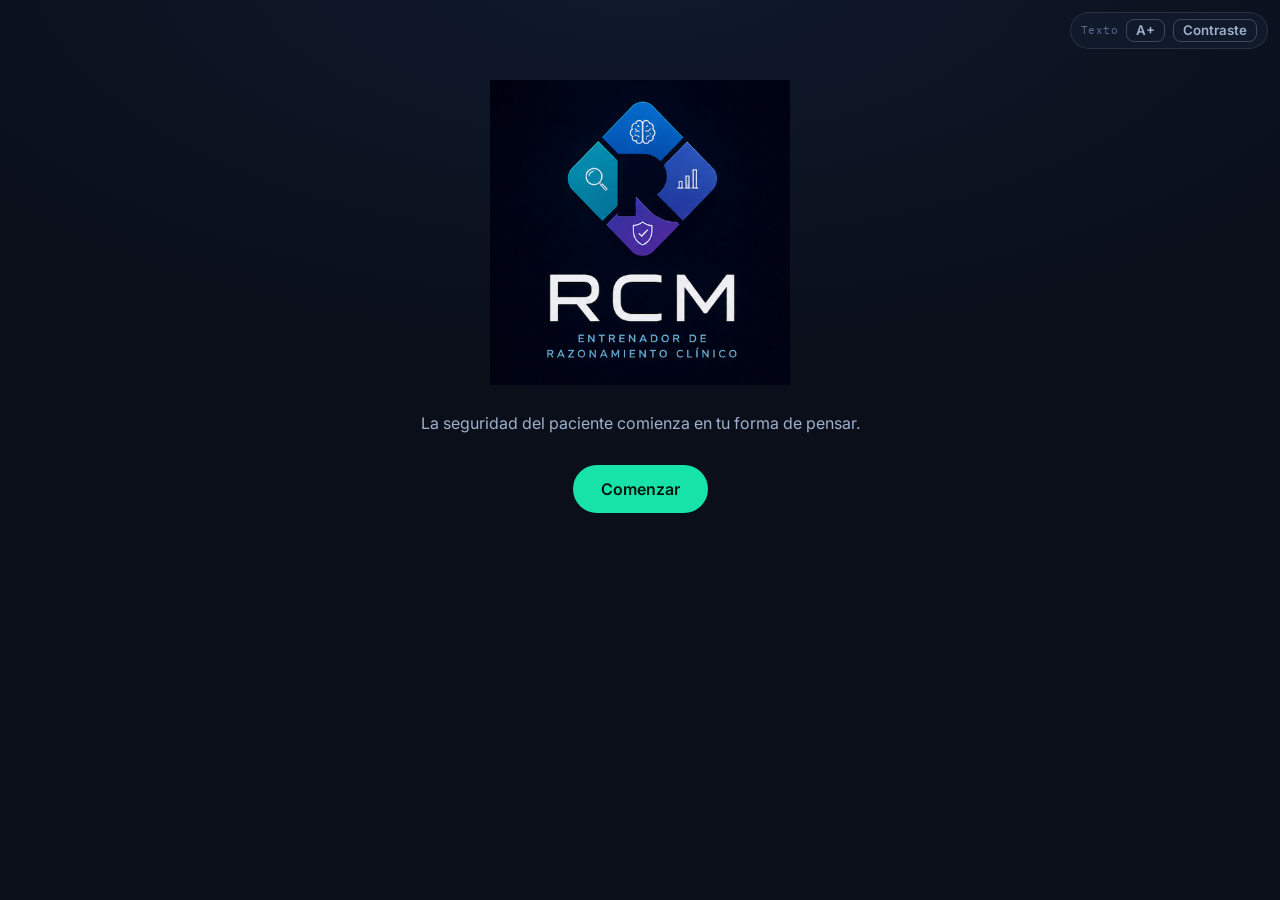
<file: index.html>
<!DOCTYPE html>
<html lang="es" data-text="1" data-contrast="normal">
<head>
<meta charset="UTF-8">
<meta name="viewport" content="width=device-width, initial-scale=1.0">
<title>RCM · Prototipo completo</title>
<link rel="preconnect" href="https://fonts.googleapis.com">
<link rel="preconnect" href="https://fonts.gstatic.com" crossorigin>
<link href="https://fonts.googleapis.com/css2?family=Space+Grotesk:wght@500;600;700&family=Inter:wght@400;500;600;700&family=IBM+Plex+Mono:wght@500&display=swap" rel="stylesheet">
<style>
  :root{
    --bg:#0A0F1A; --surface:#111a2b; --surface-2:#16223a;
    --line:rgba(255,255,255,.10); --line-2:rgba(255,255,255,.20);
    --text:#EAF1FF; --muted:#9FB0CC; --faint:#5C6E8C;
    --pulse:#17E3A8; --blue:#2E86D6; --teal:#1F9FB0; --indigo:#3A5AC0; --purple:#6A4BD8;
    --danger:#FF6B6B;
    --ease:cubic-bezier(.22,.61,.36,1);
    --fs:1;               /* factor de tamaño de texto (accesibilidad) */
    --font-body:'Inter',system-ui,sans-serif;
    --font-head:'Space Grotesk',sans-serif;
    --font-mono:'IBM Plex Mono',monospace;
  }
  html[data-text="2"]{ --fs:1.15; }
  html[data-text="3"]{ --fs:1.32; }
  html[data-contrast="alto"]{
    --bg:#000; --surface:#0a0a0a; --surface-2:#141414;
    --text:#fff; --muted:#e6e6e6; --faint:#c9c9c9;
    --line:rgba(255,255,255,.4); --line-2:rgba(255,255,255,.6);
    --pulse:#28ffbe;
  }
  *{box-sizing:border-box;margin:0;padding:0;}
  html,body{height:100%;}
  body{
    background:radial-gradient(120% 80% at 50% -5%, #101a2e 0%, var(--bg) 55%);
    color:var(--text); font-family:var(--font-body);
    font-size:calc(16px*var(--fs)); line-height:1.55; min-height:100vh;
    -webkit-font-smoothing:antialiased;
  }
  :focus-visible{ outline:3px solid var(--pulse); outline-offset:2px; border-radius:6px; }
  @media (prefers-reduced-motion:reduce){ *{ animation:none!important; transition:none!important; } }

  .wrap{ max-width:640px; margin:0 auto; padding:76px 20px 60px; }

  /* ---------- Barra de accesibilidad ---------- */
  .a11y{
    position:fixed; top:12px; right:12px; z-index:50;
    display:flex; gap:8px; align-items:center;
    background:var(--surface); border:1px solid var(--line);
    border-radius:999px; padding:6px 10px;
  }
  .a11y span{ font-size:11px; color:var(--faint); font-family:var(--font-mono); letter-spacing:.04em; }
  .a11y button{
    font-family:var(--font-body); color:var(--muted);
    background:transparent; border:1px solid var(--line-2); border-radius:8px;
    padding:4px 9px; cursor:pointer; font-weight:600; line-height:1;
  }
  .a11y button:hover,.a11y button[aria-pressed="true"]{ color:var(--bg); background:var(--text); }
  html[data-contrast="alto"] .a11y button:hover{ color:#000; }

  /* ---------- Splash: logo + pulsos ---------- */
  .logo-stage{ position:relative; width:min(72vw,300px); aspect-ratio:928 / 942; margin:0 auto; }
  .rcm-logo{ display:block; width:100%; height:100%; }
  .logo-pulse{ position:absolute; z-index:3; width:24%; aspect-ratio:1/1; border-radius:50%;
    transform:translate(-50%,-50%) scale(.5);
    background:radial-gradient(circle, rgba(166,236,255,.9) 0%, rgba(166,236,255,0) 62%);
    mix-blend-mode:screen; opacity:0; pointer-events:none;
    animation:rcm-pulse 2s ease-in-out infinite; }
  .p-brain  { left:50%; top:16%; animation-delay:0s; }
  .p-grafico{ left:66%; top:31%; animation-delay:.45s; }
  .p-escudo { left:50%; top:47%; animation-delay:.9s; }
  .p-lupa   { left:34%; top:31%; animation-delay:1.35s; }
  @keyframes rcm-pulse{ 0%,100%{opacity:0; transform:translate(-50%,-50%) scale(.5);} 50%{opacity:.95; transform:translate(-50%,-50%) scale(1.15);} }

  /* ---------- Screens ---------- */
  .screen{ display:none; animation:fade .35s var(--ease); }
  .screen.active{ display:block; }
  @keyframes fade{ from{opacity:0; transform:translateY(8px);} to{opacity:1; transform:none;} }

  .brand{ text-align:center; margin-bottom:8px; }
  .brand .mark{ font-family:var(--font-head); font-weight:700; font-size:2.4em; letter-spacing:.06em;
    background:linear-gradient(180deg,#fff,#9db6d8); -webkit-background-clip:text; background-clip:text; color:transparent; }
  html[data-contrast="alto"] .brand .mark{ background:none; color:#fff; }
  .brand .sub{ font-size:.72em; letter-spacing:.22em; color:#7FA6DE; text-transform:uppercase; font-weight:600; }
  .lead{ text-align:center; color:var(--muted); margin:14px auto 30px; max-width:44ch; }

  h1,h2{ font-family:var(--font-head); font-weight:600; line-height:1.2; }
  .eyebrow{ font-family:var(--font-mono); font-size:.72em; letter-spacing:.12em; text-transform:uppercase; color:var(--faint); }

  .btn{ font-family:var(--font-body); font-weight:600; font-size:1em; color:#04140E;
    background:var(--pulse); border:none; border-radius:999px; padding:14px 28px; cursor:pointer;
    transition:transform .15s var(--ease), box-shadow .2s var(--ease); }
  .btn:hover{ transform:translateY(-1px); box-shadow:0 8px 26px rgba(23,227,168,.28); }
  .btn.ghost{ background:transparent; color:var(--muted); border:1px solid var(--line-2); }
  .btn.ghost:hover{ color:var(--text); box-shadow:none; }
  .btn:disabled{ opacity:.45; cursor:not-allowed; transform:none; box-shadow:none; }
  .back{ background:none; border:none; color:var(--muted); font-family:var(--font-body); font-size:.9em;
    cursor:pointer; padding:6px 0; margin-bottom:18px; }
  .back:hover{ color:var(--text); }

  /* Tarjetas de elección */
  .choices{ display:grid; gap:16px; }
  @media(min-width:540px){ .choices.two{ grid-template-columns:1fr 1fr; } }
  .choice{ text-align:left; background:var(--surface); border:1px solid var(--line); border-radius:18px;
    padding:22px; cursor:pointer; transition:.18s var(--ease); color:var(--text); font-family:var(--font-body); }
  .choice:hover{ border-color:var(--pulse); transform:translateY(-2px); background:var(--surface-2); }
  .choice .ic{ font-size:1.8em; display:block; margin-bottom:10px; }
  .choice h2{ font-size:1.25em; margin-bottom:4px; }
  .choice p{ color:var(--muted); font-size:.9em; }

  /* Formularios */
  .field{ margin-bottom:16px; }
  .field label{ display:block; font-size:.85em; color:var(--muted); margin-bottom:6px; font-weight:600; }
  .field input,.field select,.field textarea{
    width:100%; background:var(--surface); border:1px solid var(--line-2); border-radius:12px;
    padding:12px 14px; color:var(--text); font-family:var(--font-body); font-size:1em; }
  .field textarea{ min-height:70px; resize:vertical; }
  .field .hint{ font-size:.78em; color:var(--faint); margin-top:5px; }
  .err-msg{ color:var(--danger); font-size:.85em; margin-top:8px; min-height:1.2em; }

  .card{ background:var(--surface); border:1px solid var(--line); border-radius:18px; padding:22px; }

  /* Lista de temas */
  .topic{ display:flex; align-items:center; justify-content:space-between; gap:12px;
    width:100%; text-align:left; background:var(--surface); border:1px solid var(--line);
    border-radius:14px; padding:16px 18px; cursor:pointer; color:var(--text);
    font-family:var(--font-body); margin-bottom:10px; transition:.15s var(--ease); }
  .topic:hover:not(:disabled){ border-color:var(--pulse); background:var(--surface-2); }
  .topic:disabled{ opacity:.5; cursor:default; }
  .topic .t-name{ font-weight:600; }
  .topic .t-tag{ font-family:var(--font-mono); font-size:.7em; letter-spacing:.06em; padding:3px 9px;
    border-radius:999px; border:1px solid var(--line-2); color:var(--faint); }
  .topic .t-tag.on{ color:var(--pulse); border-color:var(--pulse); }

  /* Mapa de niveles */
  .mapa{ position:relative; padding:6px 0; }
  .nivel{ position:relative; display:flex; align-items:flex-start; gap:14px; width:100%;
    text-align:left; background:transparent; border:none; color:var(--text);
    font-family:var(--font-body); padding:0 0 20px 0; cursor:pointer; }
  .nivel .linea{ position:absolute; left:22px; top:44px; height:calc(100% - 40px); width:3px;
    background:var(--line-2); z-index:0; }
  .nivel:last-child .linea{ display:none; }
  .badge{ width:46px; height:46px; border-radius:50%; flex-shrink:0; z-index:1;
    display:flex; align-items:center; justify-content:center; overflow:hidden;
    background:var(--surface); border:2px solid var(--line-2);
    font-family:var(--font-head); font-weight:700; font-size:1.1em; }
  .badge svg{ width:100%; height:100%; }
  .nivel.done .badge{ background:var(--pulse); color:#04140E; border-color:var(--pulse); }
  .nivel.current .badge{ border-color:var(--pulse); box-shadow:0 0 0 4px rgba(23,227,168,.20); background:var(--surface-2); }
  .nivel.locked .badge{ opacity:.55; }
  .nivel .info{ flex:1; padding-top:2px; }
  .nivel .nombre{ font-family:var(--font-head); font-weight:600; font-size:1.05em; }
  .nivel .tema{ color:var(--muted); font-size:.88em; }
  .nivel .estado-tag{ font-family:var(--font-mono); font-size:.68em; letter-spacing:.06em; margin-top:3px; text-transform:uppercase; color:var(--faint); }
  .nivel.current .estado-tag{ color:var(--pulse); }
  .nivel.locked{ cursor:default; }
  .nivel.locked .nombre{ color:var(--muted); }
  .nivel.shake{ animation:shake .35s var(--ease); }
  @keyframes shake{ 0%,100%{transform:translateX(0);} 25%{transform:translateX(-6px);} 75%{transform:translateX(6px);} }
  .mapa-fin{ text-align:center; background:rgba(23,227,168,.10); border:1px solid var(--pulse);
    border-radius:14px; padding:14px; margin-bottom:16px; color:var(--pulse); font-weight:600; }
  .mapa-svg{ display:block; width:100%; max-width:340px; margin:0 auto; }
  .mapa-aviso{ text-align:center; color:var(--danger); font-size:.85em; min-height:1.3em; margin:0 0 6px; opacity:0; transition:opacity .2s var(--ease); }
  .mapa-aviso.show{ opacity:1; }

  /* Motor de entrenamiento */
  .progress{ display:flex; align-items:center; gap:12px; margin-bottom:22px; }
  .track{ flex:1; height:6px; background:var(--surface); border-radius:4px; overflow:hidden; }
  .fill{ height:100%; background:var(--pulse); width:0; transition:width .4s var(--ease); }
  .count{ font-family:var(--font-mono); font-size:.75em; color:var(--faint); }
  .case{ background:var(--surface-2); border:1px solid var(--line); border-radius:16px; padding:20px;
    text-align:center; margin-bottom:20px; }
  .case .q{ font-family:var(--font-head); font-size:1.2em; }
  .options{ display:grid; gap:10px; }
  .option{ text-align:left; background:var(--surface); border:1px solid var(--line-2); border-radius:12px;
    padding:14px 16px; cursor:pointer; color:var(--text); font-family:var(--font-body); font-size:1em;
    transition:.14s var(--ease); }
  .option:hover:not(.done){ border-color:var(--pulse); }
  .option.ok{ border-color:var(--pulse); background:rgba(23,227,168,.12); }
  .option.no{ border-color:var(--danger); background:rgba(255,107,107,.10); }
  .option.done{ cursor:default; }
  .num{ display:flex; gap:10px; flex-wrap:wrap; align-items:center; }
  .build-box{ font-family:var(--font-mono); font-size:1.05em; line-height:2.4; text-align:center;
    background:var(--surface-2); border:1px solid var(--line); border-radius:14px; padding:20px 16px; margin-bottom:14px; }
  .blank{ background:var(--surface); border:1px solid var(--line-2); border-radius:8px; padding:5px 10px;
    color:var(--text); font-family:var(--font-mono); font-size:1em; margin:0 3px; cursor:pointer; }
  .blank.ok{ border-color:var(--pulse); color:var(--pulse); }
  .blank.no{ border-color:var(--danger); color:var(--danger); }
  .num input{ flex:1; background:var(--surface); border:1px solid var(--line-2); border-radius:12px;
    padding:12px 14px; color:var(--text); font-size:1.1em; font-family:var(--font-mono); }
  .microcalc{ text-align:center; color:var(--faint); font-size:.8em; margin-top:16px; }

  /* Científico loco */
  .prof{ display:flex; gap:14px; align-items:flex-start; background:var(--surface-2);
    border:1px solid var(--purple); border-radius:16px; padding:16px; margin-top:18px;
    animation:pop .3s var(--ease); }
  @keyframes pop{ from{opacity:0; transform:scale(.96);} to{opacity:1; transform:none;} }
  .prof .avatar{ font-size:2em; line-height:1; flex-shrink:0; filter:drop-shadow(0 0 8px rgba(106,75,216,.5)); }
  .prof .bubble b{ color:var(--pulse); }
  .prof .bubble .who{ font-family:var(--font-mono); font-size:.7em; letter-spacing:.08em; color:var(--purple);
    text-transform:uppercase; display:block; margin-bottom:4px; }

  /* Resultado */
  .rrow{ display:flex; justify-content:space-between; align-items:center; padding:12px 0; border-bottom:1px solid var(--line); }
  .stars b{ color:var(--pulse); font-size:1.1em; }
  .stars .off{ color:var(--faint); }
  .mastery{ text-align:center; margin:22px 0; }
  .mastery .v{ font-family:var(--font-head); font-size:2.6em; color:var(--pulse); }

  /* Panel docente */
  .tabs{ display:flex; gap:8px; margin-bottom:20px; flex-wrap:wrap; }
  .tab{ background:var(--surface); border:1px solid var(--line-2); border-radius:999px; padding:8px 16px;
    cursor:pointer; color:var(--muted); font-family:var(--font-body); font-weight:600; font-size:.9em; }
  .tab[aria-selected="true"]{ background:var(--text); color:var(--bg); border-color:var(--text); }
  html[data-contrast="alto"] .tab[aria-selected="true"]{ color:#000; }
  .roster{ width:100%; border-collapse:collapse; font-size:.9em; }
  .roster th,.roster td{ text-align:left; padding:10px 8px; border-bottom:1px solid var(--line); }
  .roster th{ font-size:.75em; text-transform:uppercase; letter-spacing:.04em; color:var(--faint); }
  .dot{ display:inline-block; width:10px; height:10px; border-radius:50%; }
  .dot.mastery{ background:var(--pulse); } .dot.competent{ background:var(--blue); }
  .dot.training{ background:#FFB142; } .dot.locked{ background:var(--faint); }
  .pill{ font-family:var(--font-mono); font-size:.72em; color:var(--danger); border:1px solid rgba(255,107,107,.4);
    border-radius:999px; padding:2px 8px; }
  .saved{ background:var(--surface); border:1px solid var(--line); border-left:3px solid var(--pulse);
    border-radius:10px; padding:12px 14px; margin-bottom:8px; font-size:.9em; }
  .note{ background:rgba(106,75,216,.08); border:1px solid rgba(106,75,216,.4); border-radius:12px;
    padding:14px; font-size:.85em; color:var(--muted); margin-top:10px; }
  /* ---------- Modal científico loco ---------- */
  .modal-backdrop{ position:fixed; inset:0; z-index:100; background:rgba(4,8,16,.75);
    display:flex; align-items:center; justify-content:center; padding:20px; animation:fade .25s var(--ease); }
  .modal-backdrop[hidden]{ display:none; }
  .modal-card{ background:var(--surface); border:1px solid var(--purple); border-radius:20px;
    padding:26px 22px; max-width:420px; width:100%; text-align:center;
    box-shadow:0 20px 60px rgba(0,0,0,.55); animation:pop .3s var(--ease); }
  .prof-visual{ margin-bottom:14px; }
  .prof-img{ max-width:180px; max-height:200px; width:auto; border-radius:14px; display:inline-block; }
  .prof-emoji{ font-size:3.6em; }
  .prof-svg{ width:150px; height:auto; display:inline-block; }
  .prof-who{ font-family:var(--font-mono); font-size:.72em; letter-spacing:.1em; text-transform:uppercase; color:var(--purple); margin-bottom:8px; }
  .prof-text{ color:var(--text); font-size:1.05em; line-height:1.5; margin-bottom:20px; }
  .prof-text b{ color:var(--pulse); }

  .row2{ display:grid; gap:12px; }
  @media(min-width:540px){ .row2{ grid-template-columns:1fr 1fr; } }
</style>
</head>
<body>

<!-- Barra de accesibilidad (siempre visible) -->
<div class="a11y" role="group" aria-label="Opciones de accesibilidad">
  <span aria-hidden="true">Texto</span>
  <button id="text-toggle" aria-label="Cambiar tamaño del texto">A+</button>
  <button id="contrast-toggle" aria-pressed="false" aria-label="Activar alto contraste">Contraste</button>
</div>

<div class="wrap">

  <!-- ============ SPLASH ============ -->
  <section class="screen active" id="s-splash" aria-label="Bienvenida">
    <div class="logo-stage" style="margin-top:4px">
      <img class="rcm-logo" src="rcm-logo.png" alt="RCM · Entrenador de Razonamiento Clínico">
      <span class="logo-pulse p-brain"></span>
      <span class="logo-pulse p-lupa"></span>
      <span class="logo-pulse p-grafico"></span>
      <span class="logo-pulse p-escudo"></span>
    </div>
    <p class="lead" style="margin-top:26px">La seguridad del paciente comienza en tu forma de pensar.</p>
    <div style="text-align:center"><button class="btn" onclick="go('s-acceso')">Comenzar</button></div>
  </section>

  <!-- ============ ACCESO ============ -->
  <section class="screen" id="s-acceso" aria-labelledby="h-acceso">
    <div class="brand"><div class="mark">RCM</div><div class="sub">Entrenador de Razonamiento Clínico</div></div>
    <p class="lead" id="h-acceso">Entrena el razonamiento detrás del cálculo, no la fórmula de memoria. ¿Cómo entras hoy?</p>
    <div class="choices two">
      <button class="choice" onclick="go('s-carrera')">
        <span class="ic" aria-hidden="true">🎓</span>
        <h2>Soy estudiante</h2>
        <p>Practica según tu carrera y asignatura.</p>
      </button>
      <button class="choice" onclick="go('s-doc-login')">
        <span class="ic" aria-hidden="true">🧑‍🏫</span>
        <h2>Soy docente</h2>
        <p>Revisa avances y crea ejercicios.</p>
      </button>
    </div>
    <p class="microcalc" style="margin-top:26px">Diseño universal · funciona con lector de pantalla · ajusta texto y contraste arriba a la derecha</p>
  </section>

  <!-- ============ CARRERA ============ -->
  <section class="screen" id="s-carrera" aria-labelledby="h-carrera">
    <button class="back" onclick="go('s-acceso')">← Volver</button>
    <h1 id="h-carrera" style="margin-bottom:6px">Elige tu carrera</h1>
    <p class="lead" style="margin:6px 0 24px">Cada carrera entrena las habilidades que necesita en la práctica.</p>
    <div class="choices two">
      <button class="choice" onclick="pickCarrera('enfermeria')">
        <span class="ic" aria-hidden="true">🩺</span>
        <h2>Enfermería</h2>
        <p>Cálculo de dosis y balance hídrico.</p>
      </button>
      <button class="choice" onclick="pickCarrera('tecmed')">
        <span class="ic" aria-hidden="true">🔬</span>
        <h2>Tecnología Médica</h2>
        <p>Concentraciones, molaridad, absorbancia.</p>
      </button>
    </div>
  </section>

  <!-- ============ LOGIN ESTUDIANTE ============ -->
  <section class="screen" id="s-login" aria-labelledby="h-login">
    <button class="back" onclick="go('s-carrera')">← Volver</button>
    <h1 id="h-login" style="margin-bottom:6px">Ingreso de estudiante</h1>
    <p class="lead" id="login-carrera" style="margin:6px 0 22px"></p>
    <div class="card">
      <div class="field">
        <label for="email">Correo institucional</label>
        <input id="email" type="email" inputmode="email" autocomplete="email" placeholder="tunombre@alumnos.ust.cl">
        <p class="hint">Debe terminar en <b id="dom-hint">ust.cl</b> — así confirmamos que eres estudiante y guardamos tu avance.</p>
      </div>
      <div class="field">
        <label for="asig">Asignatura</label>
        <select id="asig">
          <option value="">Selecciona…</option>
          <option>Farmacología</option>
          <option>Bioquímica clínica</option>
          <option>Fundamentos de Enfermería</option>
          <option>Laboratorio Clínico</option>
          <option>Otra</option>
        </select>
      </div>
      <p class="err-msg" id="login-err" role="alert"></p>
      <button class="btn" style="width:100%" onclick="doLogin()">Entrar</button>
    </div>
  </section>

  <!-- ============ MENÚ DE TEMAS ============ -->
  <section class="screen" id="s-temas" aria-labelledby="h-temas">
    <button class="back" onclick="go('s-acceso')">← Salir</button>
    <p class="eyebrow" id="temas-user"></p>
    <h1 id="h-temas" style="margin:4px 0 4px">Tu recorrido</h1>
    <p class="lead" style="text-align:left; margin:0 0 20px">Supera cada nivel para desbloquear el siguiente. El Dr. Cálculo avanza contigo.</p>
    <div id="temas-list"></div>
  </section>

  <!-- ============ ENTRENAMIENTO ============ -->
  <section class="screen" id="s-train" aria-labelledby="h-train">
    <button class="back" onclick="go('s-temas')">← Temas</button>
    <div class="progress">
      <div class="track"><div class="fill" id="fill"></div></div>
      <span class="count" id="count"></span>
    </div>
    <h1 id="h-train" class="eyebrow" style="margin-bottom:10px"></h1>
    <div class="case"><p class="q" id="q"></p></div>
    <div class="options" id="options"></div>
    <div class="num" id="num" hidden>
      <button class="btn ghost" onclick="toggleSigno()" aria-label="Cambiar signo positivo o negativo" style="flex:0 0 auto; padding:12px 16px">±</button>
      <input id="num-input" type="text" inputmode="decimal" autocomplete="off" placeholder="Tu respuesta">
      <button class="btn" onclick="checkNum()">Confirmar</button>
      <p class="microcalc" style="flex-basis:100%; text-align:left; margin-top:2px">Para números negativos usa el botón ± · puedes escribir con coma o punto</p>
    </div>
    <div id="feedback" aria-live="polite"></div>
    <p class="microcalc">Sin calculadora. Razona cada paso.</p>
  </section>

  <!-- ============ RESULTADO ============ -->
  <section class="screen" id="s-result" aria-labelledby="h-result">
    <p class="eyebrow">RCM analizó tu razonamiento</p>
    <h1 id="h-result" style="margin:6px 0 16px">Resultado</h1>
    <div id="result-rows"></div>
    <div class="mastery"><div class="eyebrow">Dominio</div><div class="v" id="mastery">—%</div></div>
    <p class="lead" id="result-msg" style="font-weight:600"></p>
    <p class="lead">Hoy entrenaste una habilidad.<br>No memorizaste una fórmula.</p>
    <div style="display:flex; gap:10px; justify-content:center; flex-wrap:wrap">
      <button class="btn ghost" onclick="volverMapa()">Volver al mapa</button>
      <button class="btn" onclick="go('s-acceso')">Terminar</button>
    </div>
  </section>

  <!-- ============ LOGIN DOCENTE ============ -->
  <section class="screen" id="s-doc-login" aria-labelledby="h-doc-login">
    <button class="back" onclick="go('s-acceso')">← Volver</button>
    <h1 id="h-doc-login" style="margin-bottom:6px">Ingreso docente</h1>
    <p class="lead" style="margin:6px 0 22px">Accede al tablero de tu curso y al generador de ejercicios.</p>
    <div class="card">
      <div class="field">
        <label for="doc-email">Correo institucional docente</label>
        <input id="doc-email" type="email" placeholder="docente@ust.cl">
      </div>
      <p class="err-msg" id="doc-err" role="alert"></p>
      <button class="btn" style="width:100%" onclick="doDocLogin()">Entrar</button>
    </div>
  </section>

  <!-- ============ PANEL DOCENTE ============ -->
  <section class="screen" id="s-doc" aria-labelledby="h-doc">
    <button class="back" onclick="go('s-acceso')">← Salir</button>
    <h1 id="h-doc" style="margin-bottom:14px">Panel docente</h1>
    <div class="tabs" role="tablist">
      <button class="tab" role="tab" aria-selected="true" onclick="docTab('t-avances',this)">Avances del curso</button>
      <button class="tab" role="tab" aria-selected="false" onclick="docTab('t-crear',this)">Crear ejercicio</button>
    </div>

    <!-- Avances -->
    <div id="t-avances">
      <p class="lead" style="text-align:left; margin:0 0 8px">Quién practicó y —lo importante— <b>en qué tipo de error</b>, para saber qué reforzar en clase.</p>
      <p class="microcalc" id="roster-note" style="text-align:left; margin:0 0 14px"></p>
      <div class="card" style="overflow-x:auto">
        <table class="roster">
          <thead><tr><th>Estudiante</th><th>Tema</th><th>Dominio</th><th>Error más común</th></tr></thead>
          <tbody id="roster-body"></tbody>
        </table>
      </div>
    </div>

    <!-- Crear ejercicio -->
    <div id="t-crear" hidden>
      <p class="lead" style="text-align:left; margin:0 0 14px">Arma un caso <b>sin programar</b>: completa los campos y la app lo convierte en ejercicio.</p>
      <div class="card">
        <div class="row2">
          <div class="field"><label for="c-carrera">Carrera</label>
            <select id="c-carrera"><option>Enfermería</option><option>Tecnología Médica</option></select></div>
          <div class="field"><label for="c-tema">Tema</label>
            <input id="c-tema" placeholder="Ej: Concentraciones %m/v"></div>
        </div>
        <div class="field"><label for="c-q">Pregunta / enunciado</label>
          <textarea id="c-q" placeholder="Ej: ¿Cuántos gramos de NaCl hay en 500 mL de suero al 0,9% m/v?"></textarea></div>
        <div class="field"><label for="c-tipo">Tipo de respuesta</label>
          <select id="c-tipo" onchange="toggleTipo()">
            <option value="choice">Opción múltiple</option>
            <option value="input">Respuesta numérica</option>
          </select></div>

        <div id="c-choices">
          <div class="field"><label>Opciones (marca la correcta)</label>
            <div id="opt-rows"></div>
          </div>
        </div>
        <div id="c-num" hidden>
          <div class="field"><label for="c-answer">Respuesta correcta (número)</label>
            <input id="c-answer" type="text" inputmode="decimal" placeholder="Ej: 4.5"></div>
        </div>

        <div class="field"><label for="c-error">Categoría del error (para el docente)</label>
          <input id="c-error" placeholder="Ej: confundió %m/v con %m/m"></div>
        <div class="field"><label for="c-prof">Mensaje del científico loco (retroalimentación)</label>
          <textarea id="c-prof" placeholder="Ej: ¡Ajá! %m/v son gramos por 100 mL, no por 100 g. Ese detalle cambia toda tu dilución…"></textarea></div>

        <p class="err-msg" id="c-err" role="alert"></p>
        <div style="display:flex; gap:10px; flex-wrap:wrap">
          <button class="btn ghost" onclick="previewCase()">Vista previa</button>
          <button class="btn" onclick="saveCase()">Guardar caso</button>
        </div>
      </div>

      <div id="preview-wrap" style="margin-top:16px"></div>

      <h2 style="font-size:1.1em; margin:22px 0 10px">Casos creados</h2>
      <div id="saved-list"><p class="microcalc" style="text-align:left">Aún no has creado casos en esta sesión.</p></div>

      <div class="note">
        <b>🤖 Asistencia con IA — demostración.</b> Sube una guía (Word, PDF o JPG) y la IA
        <b>propone casos</b>; tú los revisas y apruebas antes de publicar. En salud, la última palabra es del docente.
        <div style="margin-top:10px"><button class="btn ghost" onclick="document.getElementById('guia-file').click()">Subir guía (demo IA)</button></div>
        <input id="guia-file" type="file" accept=".pdf,.doc,.docx,.jpg,.jpeg,.png" style="display:none" onchange="analizarGuiaDemo(this)">
        <p class="microcalc" style="text-align:left; margin-top:8px">Simulación de cómo funcionaría. La versión real usa un servidor con IA.</p>
      </div>
      <div id="ia-result" style="margin-top:12px"></div>
    </div>
  </section>

</div>

<!-- Modal del científico loco (aparece al equivocarse) -->
<div class="modal-backdrop" id="prof-modal" role="dialog" aria-modal="true" aria-labelledby="prof-title" hidden onclick="if(event.target===this)closeProf()">
  <div class="modal-card">
    <div class="prof-visual">
      <svg class="prof-svg" viewBox="0 0 200 400" role="img" aria-label="El Dr. Cálculo saludando">
        <ellipse cx="86" cy="378" rx="15" ry="7" fill="#1C1C1C"/>
        <ellipse cx="118" cy="378" rx="15" ry="7" fill="#1C1C1C"/>
        <rect x="80" y="330" width="12" height="46" rx="5" fill="#1C1C1C"/>
        <rect x="112" y="330" width="12" height="46" rx="5" fill="#1C1C1C"/>
        <path d="M60,198 L144,198 L158,332 L46,332 Z" fill="#FFFFFF" stroke="#D3DCEA" stroke-width="2"/>
        <path d="M50,206 L34,286 q9,7 18,0 L64,214 Z" fill="#FFFFFF" stroke="#D3DCEA" stroke-width="2"/>
        <circle cx="45" cy="290" r="10" fill="#F4C9A6"/>
        <path d="M100,192 L80,202 L94,240 Z" fill="#FFFFFF" stroke="#D3DCEA" stroke-width="2"/>
        <path d="M100,192 L120,202 L106,240 Z" fill="#FFFFFF" stroke="#D3DCEA" stroke-width="2"/>
        <path d="M100,193 L93,210 L100,250 L107,210 Z" fill="#E23B3B"/>
        <rect x="91" y="168" width="18" height="30" rx="6" fill="#F4C9A6"/>
        <circle cx="54" cy="112" r="17" fill="#C7D0DC"/><circle cx="46" cy="134" r="17" fill="#C7D0DC"/>
        <circle cx="56" cy="156" r="15" fill="#C7D0DC"/><circle cx="146" cy="112" r="17" fill="#C7D0DC"/>
        <circle cx="154" cy="134" r="17" fill="#C7D0DC"/><circle cx="144" cy="156" r="15" fill="#C7D0DC"/>
        <circle cx="70" cy="90" r="15" fill="#C7D0DC"/><circle cx="130" cy="90" r="15" fill="#C7D0DC"/>
        <ellipse cx="100" cy="128" rx="46" ry="50" fill="#F4C9A6"/>
        <path d="M62,96 q38,-20 76,0 q-38,-8 -76,0Z" fill="#F4C9A6"/>
        <g>
          <path d="M68,106 q13,-9 26,-3" fill="none" stroke="#AEB9C8" stroke-width="6" stroke-linecap="round"/>
          <path d="M106,103 q13,-6 26,3" fill="none" stroke="#AEB9C8" stroke-width="6" stroke-linecap="round"/>
          <animateTransform attributeName="transform" type="translate" values="0 0; 0 -6; 0 0" dur="1.3s" repeatCount="indefinite"/>
        </g>
        <circle cx="82" cy="126" r="15" fill="#CDE8F6" stroke="#2B2B2B" stroke-width="3"/>
        <circle cx="118" cy="126" r="15" fill="#CDE8F6" stroke="#2B2B2B" stroke-width="3"/>
        <line x1="97" y1="126" x2="103" y2="126" stroke="#2B2B2B" stroke-width="3"/>
        <circle cx="84" cy="127" r="4" fill="#22303A"/><circle cx="120" cy="127" r="4" fill="#22303A"/>
        <circle cx="85.5" cy="125.5" r="1.4" fill="#fff"/><circle cx="121.5" cy="125.5" r="1.4" fill="#fff"/>
        <ellipse cx="100" cy="146" rx="12" ry="14" fill="#EFB98F"/>
        <path d="M76,160 q24,20 48,0 q-9,15 -24,13 q-15,2 -24,-13Z" fill="#C7D0DC"/>
        <g>
          <path d="M136,206 L168,150" fill="none" stroke="#FFFFFF" stroke-width="20" stroke-linecap="round"/>
          <circle cx="172" cy="146" r="13" fill="#F4C9A6"/>
          <path d="M162,138 q3,-10 7,-1" fill="none" stroke="#F4C9A6" stroke-width="6" stroke-linecap="round"/>
          <path d="M170,133 q3,-11 6,-1" fill="none" stroke="#F4C9A6" stroke-width="6" stroke-linecap="round"/>
          <path d="M178,134 q4,-9 6,0" fill="none" stroke="#F4C9A6" stroke-width="6" stroke-linecap="round"/>
          <path d="M184,140 q5,-6 5,2" fill="none" stroke="#F4C9A6" stroke-width="6" stroke-linecap="round"/>
          <animateTransform attributeName="transform" type="rotate" values="7 136 206; -20 136 206; 7 136 206" dur="0.9s" repeatCount="indefinite"/>
        </g>
      </svg>
    </div>
    <p class="prof-who" id="prof-title">El Dr. Cálculo te corrige</p>
    <p class="prof-text" id="prof-text" aria-live="polite"></p>
    <button class="btn" id="prof-close" onclick="closeProf()">Entendido</button>
  </div>
</div>

<script>
/* ====================== NAVEGACIÓN ====================== */
function go(id){
  document.querySelectorAll('.screen').forEach(s=>s.classList.toggle('active', s.id===id));
  window.scrollTo({top:0, behavior:'instant'});
  const first = document.querySelector('#'+id+' h1, #'+id+' .brand');
  if(first) first.setAttribute('tabindex','-1'), first.focus({preventScroll:true});
}

/* ====================== ACCESIBILIDAD ====================== */
const htmlEl = document.documentElement;
document.getElementById('text-toggle').addEventListener('click', e=>{
  let t = (+htmlEl.dataset.text % 3) + 1;   // 1→2→3→1
  htmlEl.dataset.text = t;
  e.target.textContent = t===1?'A+':t===2?'A++':'A';
});
document.getElementById('contrast-toggle').addEventListener('click', e=>{
  const on = htmlEl.dataset.contrast!=='alto';
  htmlEl.dataset.contrast = on?'alto':'normal';
  e.target.setAttribute('aria-pressed', on);
});

/* ====================== ESTADO ====================== */
const DOMINIO = 'ust.cl';   // dominio de correo institucional para validar el acceso
const app = { carrera:null, email:null, asignatura:null, tema:null, step:0, scores:{} };

/* ====================== CONTENIDO ====================== */
const TEMAS = {
  enfermeria: [
    { id:'dosis',   label:'Cálculo de dosis', estado:'activo' },
    { id:'balance', label:'Balance hídrico',  estado:'activo' },
    { id:'goteo',   label:'Goteo e infusión', estado:'activo' },
  ],
  tecmed: [
    { id:'conc',    label:'Concentraciones (%m/m, %m/v, %v/v)', estado:'activo' },
    { id:'gl',      label:'g/L y mg/dL',            estado:'activo' },
    { id:'convert', label:'Conversión de unidades', estado:'activo' },
    { id:'molar',   label:'Molaridad',              estado:'activo' },
    { id:'densidad',label:'Densidad',               estado:'activo' },
    { id:'absorb',  label:'Regla de 3 con absorbancia', estado:'activo' },
  ]
};

const CASOS = {
  suma: [
    { q:'Un paciente recibió 250 mL de suero en la mañana y 250 mL en la tarde. ¿Cuánto en total?', type:'choice', cat:'Cálculo',
      opts:[{t:'400 mL',c:false},{t:'500 mL',c:true},{t:'750 mL',c:false}],
      prof:'250 + 250 = 500 mL. Sumar junta lo administrado.' },
    { q:'Tomó 3 comprimidos en la mañana y 2 en la tarde. ¿Cuántos comprimidos en total?', type:'input', cat:'Cálculo', answer:5,
      prof:'3 + 2 = 5 comprimidos.' },
    { q:'En la jeringa cargas 4 mL de fármaco y 6 mL de suero. ¿Volumen total (mL)?', type:'input', cat:'Cálculo', answer:10,
      prof:'4 + 6 = 10 mL en la jeringa.' },
    { q:'Ingresos del turno: 500 mL de suero + 300 mL de agua + 200 mL en medicamentos. ¿Total (mL)?', type:'input', cat:'Aplicación', answer:1000,
      prof:'500 + 300 + 200 = 1000 mL. Este es el primer paso del balance hídrico.' },
  ],
  resta: [
    { q:'Una caja tenía 20 ampollas y usaste 8. ¿Cuántas quedan?', type:'choice', cat:'Cálculo',
      opts:[{t:'10',c:false},{t:'12',c:true},{t:'14',c:false}],
      prof:'20 − 8 = 12 ampollas en stock.' },
    { q:'El frasco tenía 100 mL y administraste 35 mL. ¿Cuánto queda (mL)?', type:'input', cat:'Cálculo', answer:65,
      prof:'100 − 35 = 65 mL.' },
    { q:'El paciente debía recibir 8 mg y ya recibió 5 mg. ¿Cuánto falta (mg)?', type:'input', cat:'Cálculo', answer:3,
      prof:'8 − 5 = 3 mg por administrar.' },
    { q:'Ingresó 1000 mL y eliminó 700 mL. ¿Cuánto retuvo (mL)?', type:'input', cat:'Aplicación', answer:300,
      prof:'1000 − 700 = 300 mL. Restar ingresos y egresos es el corazón del balance hídrico.' },
  ],
  multi: [
    { q:'Cada ampolla trae 4 mg y necesitas 3 ampollas. ¿Cuántos mg juntas?', type:'choice', cat:'Cálculo',
      opts:[{t:'7 mg',c:false},{t:'12 mg',c:true},{t:'16 mg',c:false}],
      prof:'4 × 3 = 12 mg. Multiplicar junta dosis iguales.' },
    { q:'Das 2 comprimidos, 3 veces al día. ¿Cuántos comprimidos al día?', type:'input', cat:'Cálculo', answer:6,
      prof:'2 × 3 = 6 comprimidos al día.' },
    { q:'Un comprimido tiene 250 mg. ¿Cuántos mg hay en 4 comprimidos?', type:'input', cat:'Cálculo', answer:1000,
      prof:'250 × 4 = 1000 mg.' },
    { q:'El gotero da 20 gotas por mL. ¿Cuántas gotas hay en 5 mL?', type:'input', cat:'Aplicación', answer:100,
      prof:'20 × 5 = 100 gotas. Esto lo usarás en goteo e infusión.' },
  ],
  divi: [
    { q:'Repartes 12 mg en 4 dosis iguales. ¿Cuánto por dosis (mg)?', type:'choice', cat:'Cálculo',
      opts:[{t:'2 mg',c:false},{t:'3 mg',c:true},{t:'4 mg',c:false}],
      prof:'12 ÷ 4 = 3 mg por dosis. Dividir reparte en partes iguales.' },
    { q:'1000 mL deben pasar en 8 horas. ¿Cuántos mL por hora?', type:'input', cat:'Cálculo', answer:125,
      prof:'1000 ÷ 8 = 125 mL/h.' },
    { q:'Una caja de 60 comprimidos alcanza para 30 días. ¿Cuántos comprimidos al día?', type:'input', cat:'Cálculo', answer:2,
      prof:'60 ÷ 30 = 2 comprimidos al día.' },
    { q:'Tienes 500 mg en 5 mL. ¿Cuántos mg hay en 1 mL?', type:'input', cat:'Aplicación', answer:100,
      prof:'500 ÷ 5 = 100 mg/mL. ¡Esto es exactamente el cálculo de dosis que viene después!' },
  ],
  regla3: [
    { q:'¿Qué es una regla de tres?', type:'choice', cat:'Comprensión',
      opts:[{t:'Una forma de hallar un valor que falta cuando dos cantidades son proporcionales',c:true},{t:'Una suma de tres números',c:false},{t:'Una división entre tres',c:false}],
      prof:'La regla de 3 encuentra un dato que falta cuando dos cantidades cambian juntas, en proporción.' },
    { q:'¿En cuál de estas situaciones SÍ usarías regla de 3?', type:'choice', cat:'Interpretación',
      opts:[{t:'Si 2 ampollas cuestan $1000, ¿cuánto cuestan 5 ampollas?',c:true},{t:'La edad de un paciente',c:false},{t:'El nombre de un medicamento',c:false}],
      prof:'Se usa cuando al aumentar una cantidad, la otra aumenta en la misma proporción.' },
    { q:'Ármala tú: 2 comprimidos tienen 500 mg. Coloca cada valor en su lugar (arriba el dato conocido, abajo lo que buscas).', type:'build', cat:'Estrategia',
      plantilla:'{a} comprimidos  →  {b} mg\n{c} comprimidos  →  x mg',
      blancos:{ a:{opts:['2','5','500'],correcto:'2'}, b:{opts:['2','5','500'],correcto:'500'}, c:{opts:['2','5','500'],correcto:'5'} },
      prof:'Arriba el dato conocido (2 comprimidos → 500 mg); abajo lo que buscas (5 comprimidos → x). Cada cosa con su par: comprimidos con comprimidos, mg con mg.' },
    { q:'Ya ordenada, ¿qué haces para despejar la x?', type:'choice', cat:'Estrategia',
      opts:[{t:'Multiplicar en cruz y luego dividir',c:true},{t:'Sumar todo',c:false},{t:'Restar los pares',c:false}],
      prof:'Multiplicas en cruz (500 × 5) y divides por el que queda (2). Por eso primero aprendiste a multiplicar y dividir.' },
    { q:'Resuélvela: si 2 comprimidos = 500 mg, ¿cuántos mg hay en 5 comprimidos?', type:'input', cat:'Resultado', answer:1250,
      prof:'(500 × 5) ÷ 2 = 1250 mg. ¡Acabas de armar y resolver una regla de 3 completa!' },
    { q:'Otra: si 1 mL tiene 20 gotas, ¿cuántas gotas hay en 3 mL?', type:'input', cat:'Resultado', answer:60,
      prof:'(20 × 3) ÷ 1 = 60 gotas. Esta misma lógica está en dosis, goteo y absorbancia.' },
  ],

  suma_tm: [
    { q:'Preparas una mezcla con 3 mL de reactivo y 2 mL de muestra. ¿Volumen total (mL)?', type:'choice', cat:'Cálculo',
      opts:[{t:'4 mL',c:false},{t:'5 mL',c:true},{t:'6 mL',c:false}],
      prof:'3 + 2 = 5 mL. Sumar junta los volúmenes de la mezcla.' },
    { q:'Un tubo tiene 250 µL y le agregas otros 250 µL. ¿Total (µL)?', type:'input', cat:'Cálculo', answer:500,
      prof:'250 + 250 = 500 µL.' },
    { q:'En la gradilla procesaste 12 tubos en la mañana y 9 en la tarde. ¿Cuántos ese día?', type:'input', cat:'Cálculo', answer:21,
      prof:'12 + 9 = 21 tubos.' },
    { q:'Combinas 40 mL + 35 mL + 25 mL de tres soluciones. ¿Volumen total (mL)?', type:'input', cat:'Aplicación', answer:100,
      prof:'40 + 35 + 25 = 100 mL. Base para calcular concentraciones de una mezcla.' },
  ],
  resta_tm: [
    { q:'Un frasco de reactivo tenía 20 mL y usaste 8 mL. ¿Cuánto queda (mL)?', type:'choice', cat:'Cálculo',
      opts:[{t:'10 mL',c:false},{t:'12 mL',c:true},{t:'14 mL',c:false}],
      prof:'20 − 8 = 12 mL disponibles.' },
    { q:'Una caja traía 100 tubos y ocupaste 35. ¿Cuántos quedan?', type:'input', cat:'Cálculo', answer:65,
      prof:'100 − 35 = 65 tubos.' },
    { q:'Debías preparar 8 mL de solución y ya llevas 5 mL. ¿Cuánto falta (mL)?', type:'input', cat:'Cálculo', answer:3,
      prof:'8 − 5 = 3 mL por completar.' },
    { q:'El valor esperado del control es 1000 y tu lectura fue 700. ¿Cuál es la diferencia?', type:'input', cat:'Aplicación', answer:300,
      prof:'1000 − 700 = 300. Restar compara el valor real con el esperado — clave en control de calidad.' },
  ],
  multi_tm: [
    { q:'Cada tubo necesita 4 mL de reactivo y tienes 3 tubos. ¿Cuánto reactivo en total (mL)?', type:'choice', cat:'Cálculo',
      opts:[{t:'7 mL',c:false},{t:'12 mL',c:true},{t:'16 mL',c:false}],
      prof:'4 × 3 = 12 mL. Multiplicar prepara varios tubos iguales.' },
    { q:'Procesas 2 muestras, 3 veces al día. ¿Cuántas muestras al día?', type:'input', cat:'Cálculo', answer:6,
      prof:'2 × 3 = 6 muestras.' },
    { q:'Cada dilución usa 250 µL por tubo. ¿Cuántos µL para 4 tubos?', type:'input', cat:'Cálculo', answer:1000,
      prof:'250 × 4 = 1000 µL.' },
    { q:'El estándar marca 20 unidades por mL. ¿Cuántas unidades hay en 5 mL?', type:'input', cat:'Aplicación', answer:100,
      prof:'20 × 5 = 100 unidades. Multiplicar escala la concentración al volumen.' },
  ],
  divi_tm: [
    { q:'Repartes 12 mL de muestra en 4 tubos iguales. ¿Cuánto por tubo (mL)?', type:'choice', cat:'Cálculo',
      opts:[{t:'2 mL',c:false},{t:'3 mL',c:true},{t:'4 mL',c:false}],
      prof:'12 ÷ 4 = 3 mL por tubo. Dividir reparte en partes iguales.' },
    { q:'Tienes 1000 µL y los repartes en 8 pocillos iguales. ¿Cuántos µL por pocillo?', type:'input', cat:'Cálculo', answer:125,
      prof:'1000 ÷ 8 = 125 µL por pocillo.' },
    { q:'Un frasco de 60 mL alcanza para 30 pruebas. ¿Cuántos mL por prueba?', type:'input', cat:'Cálculo', answer:2,
      prof:'60 ÷ 30 = 2 mL por prueba.' },
    { q:'Un estándar de 500 mg está disuelto en 5 mL. ¿Cuántos mg hay en 1 mL?', type:'input', cat:'Aplicación', answer:100,
      prof:'500 ÷ 5 = 100 mg/mL. ¡Esta es la base del cálculo de concentraciones que viene!' },
  ],
  regla3_tm: [
    { q:'¿Qué es una regla de tres?', type:'choice', cat:'Comprensión',
      opts:[{t:'Una forma de hallar un valor que falta cuando dos cantidades son proporcionales',c:true},{t:'Una suma de tres números',c:false},{t:'Una división entre tres',c:false}],
      prof:'La regla de 3 encuentra un dato que falta cuando dos cantidades cambian juntas, en proporción.' },
    { q:'¿En cuál de estas situaciones SÍ usarías regla de 3?', type:'choice', cat:'Interpretación',
      opts:[{t:'Si 2 mL de estándar dan 40 unidades, ¿cuánto dan 5 mL?',c:true},{t:'El color del tubo',c:false},{t:'El nombre del reactivo',c:false}],
      prof:'Se usa cuando al aumentar una cantidad, la otra aumenta en la misma proporción.' },
    { q:'Ármala tú: 2 mL de estándar dan 40 unidades. Coloca cada valor en su lugar (arriba el dato conocido, abajo lo que buscas).', type:'build', cat:'Estrategia',
      plantilla:'{a} mL  →  {b} unidades\n{c} mL  →  x unidades',
      blancos:{ a:{opts:['2','5','40'],correcto:'2'}, b:{opts:['2','5','40'],correcto:'40'}, c:{opts:['2','5','40'],correcto:'5'} },
      prof:'Arriba el dato conocido (2 mL → 40 unidades); abajo lo que buscas (5 mL → x). Cada cosa con su par: mL con mL, unidades con unidades.' },
    { q:'Ya ordenada, ¿qué haces para despejar la x?', type:'choice', cat:'Estrategia',
      opts:[{t:'Multiplicar en cruz y luego dividir',c:true},{t:'Sumar todo',c:false},{t:'Restar los pares',c:false}],
      prof:'Multiplicas en cruz (40 × 5) y divides por el que queda (2). Por eso primero aprendiste a multiplicar y dividir.' },
    { q:'Resuélvela: si 2 mL de estándar = 40 unidades, ¿cuántas unidades hay en 5 mL?', type:'input', cat:'Resultado', answer:100,
      prof:'(40 × 5) ÷ 2 = 100 unidades. ¡Armaste y resolviste una regla de 3!' },
    { q:'Un estándar de 100 mg/dL da absorbancia 0,4. Tu muestra da 0,2. ¿Qué concentración tiene (mg/dL)?', type:'input', cat:'Resultado', answer:50,
      prof:'(100 × 0,2) ÷ 0,4 = 50 mg/dL. Esta es la regla de 3 con absorbancia que verás en el laboratorio.' },
  ],

  dosis: [
    { q:'Tienes una ampolla de 500 mg en 5 mL. ¿Qué representa el 500?', type:'choice', cat:'Comprensión',
      opts:[{t:'Los mg totales que hay en la ampolla',c:true},{t:'La dosis a administrar',c:false},{t:'El volumen a inyectar',c:false}],
      prof:'¡Cuidado! 500 es lo que HAY, no lo que das. Confundir eso es el primer paso para una sobredosis.' },
    { q:'Debes administrar 250 mg. ¿Qué necesitas encontrar?', type:'choice', cat:'Interpretación',
      opts:[{t:'mg',c:false},{t:'mL',c:true},{t:'gotas/min',c:false}],
      prof:'La jeringa mide mL, no mg. Si buscas la unidad equivocada, no sabrás cuánto cargar.' },
    { q:'¿Cuánto hay en 1 mL?', type:'choice', cat:'Estrategia',
      opts:[{t:'500 mg',c:false},{t:'100 mg',c:true},{t:'50 mg',c:false},{t:'250 mg',c:false}],
      prof:'500 mg ÷ 5 mL = 100 mg/mL. Este número es tu llave para todo lo que sigue.' },
    { q:'Entonces, ¿cuántos mL administras para dar 250 mg?', type:'input', cat:'Resultado', answer:2.5,
      prof:'250 mg ÷ 100 mg/mL = 2,5 mL. Un factor 10 aquí (25 mL) sería un error grave.' },
  ],
  balance: [
    { q:'En un balance hídrico, ¿cuál de estos es un INGRESO?', type:'choice', cat:'Comprensión',
      opts:[{t:'Diuresis',c:false},{t:'Suero endovenoso',c:true},{t:'Deposiciones',c:false}],
      prof:'El suero entra al paciente → ingreso. La diuresis sale → egreso. No los mezcles de columna.' },
    { q:'¿Y cuál de estos es un EGRESO?', type:'choice', cat:'Comprensión',
      opts:[{t:'Agua que bebió',c:false},{t:'Medicamentos endovenosos',c:false},{t:'Pérdidas insensibles',c:true}],
      prof:'Las pérdidas insensibles (sudor, respiración) salen del cuerpo → egreso. Se olvidan seguido y descuadran el balance.' },
    { q:'Recibió: 1000 mL de suero + 500 mL de agua + 200 mL en medicamentos. ¿Total de ingresos (mL)?', type:'input', cat:'Interpretación', answer:1700,
      prof:'Sumas todo lo que ENTRA: 1000 + 500 + 200 = 1700 mL.' },
    { q:'Eliminó: 1200 mL de diuresis + 100 mL deposiciones + 500 mL insensibles. ¿Total de egresos (mL)?', type:'input', cat:'Interpretación', answer:1800,
      prof:'1200 + 100 + 500 = 1800 mL. Si dejas fuera las insensibles, el balance te queda falsamente positivo.' },
    { q:'Balance = ingresos − egresos. Con 1700 de ingreso y 1800 de egreso, ¿cuál es el balance (mL)?', type:'input', cat:'Resultado', answer:-100,
      prof:'1700 − 1800 = −100 mL. Negativo significa que perdió más de lo que recibió: ojo con la deshidratación.' },
  ],
  goteo: [
    { q:'En un macrogotero, el factor 20 gtt/mL significa que…', type:'choice', cat:'Comprensión',
      opts:[{t:'20 gotas equivalen a 1 mL',c:true},{t:'pasan 20 mL por hora',c:false},{t:'caen 20 gotas por minuto',c:false}],
      prof:'El factor gota dice cuántas gotas forman 1 mL. En macrogotero, 20 gotas = 1 mL.' },
    { q:'Debes pasar 720 mL en 8 horas. ¿Cuántos minutos son 8 horas?', type:'input', cat:'Estrategia', answer:480,
      prof:'8 h × 60 = 480 min. El goteo se calcula por minuto, no por hora.' },
    { q:'¿Cuántas gotas caen en total? (720 mL × 20 gtt/mL)', type:'input', cat:'Estrategia', answer:14400,
      prof:'720 × 20 = 14.400 gotas en total. Este es el volumen ya convertido a gotas.' },
    { q:'Entonces, ¿a cuántas gotas por minuto debes dejar el goteo? (14.400 ÷ 480)', type:'input', cat:'Resultado', answer:30,
      prof:'14.400 ÷ 480 = 30 gtt/min. Si te equivocas en el factor, el suero pasa muy rápido o muy lento.' },
  ],
  conc: [
    { q:'Una solución al 0,9% m/v significa…', type:'choice', cat:'Comprensión',
      opts:[{t:'0,9 g por cada 100 mL',c:true},{t:'0,9 g por cada 100 g',c:false},{t:'0,9 mL por cada 100 mL',c:false}],
      prof:'%m/v = masa en volumen → gramos por 100 mL. La "v" es de volumen.' },
    { q:'¿Y un porcentaje %m/m qué expresa?', type:'choice', cat:'Comprensión',
      opts:[{t:'gramos de soluto por 100 g de solución',c:true},{t:'gramos por 100 mL',c:false},{t:'moles por litro',c:false}],
      prof:'%m/m = masa en masa → gramos de soluto por 100 g de solución. Se usa en sólidos, cremas y pomadas.' },
    { q:'¿Y %v/v?', type:'choice', cat:'Comprensión',
      opts:[{t:'mL de soluto por 100 mL de solución',c:true},{t:'gramos por 100 mL',c:false},{t:'gramos por 100 g',c:false}],
      prof:'%v/v = volumen en volumen → mL de soluto por 100 mL. Típico en alcoholes y desinfectantes.' },
    { q:'¿Cuántos gramos de NaCl hay en 500 mL de suero al 0,9% m/v?', type:'input', cat:'Resultado', answer:4.5,
      prof:'0,9 g por 100 mL → en 500 mL: 0,9 × 5 = 4,5 g. Regla de 3 pura.' },
    { q:'¿Cuántos mL de alcohol puro hay en 200 mL de solución al 70% v/v?', type:'input', cat:'Resultado', answer:140,
      prof:'70 mL por 100 mL → en 200 mL: 70 × 2 = 140 mL de alcohol.' },
  ],
  gl: [
    { q:'1 g/L, ¿a cuántos mg/dL equivale?', type:'choice', cat:'Comprensión',
      opts:[{t:'100 mg/dL',c:true},{t:'10 mg/dL',c:false},{t:'1000 mg/dL',c:false}],
      prof:'1 g = 1000 mg y 1 L = 10 dL → 1000 ÷ 10 = 100 mg/dL.' },
    { q:'Para pasar de g/L a mg/dL, ¿qué operación haces?', type:'choice', cat:'Estrategia',
      opts:[{t:'Multiplicar por 100',c:true},{t:'Dividir por 100',c:false},{t:'Multiplicar por 10',c:false}],
      prof:'g/L × 100 = mg/dL. Es el puente entre las dos formas de informar una glicemia.' },
    { q:'Una glicemia de 1,26 g/L, ¿cuántos mg/dL son?', type:'input', cat:'Resultado', answer:126,
      prof:'1,26 × 100 = 126 mg/dL.' },
    { q:'Al revés: 90 mg/dL, ¿cuántos g/L son?', type:'input', cat:'Resultado', answer:0.9,
      prof:'90 ÷ 100 = 0,9 g/L. De unidad chica a grande, divides.' },
  ],
  convert: [
    { q:'1 gramo, ¿a cuántos miligramos equivale?', type:'choice', cat:'Comprensión',
      opts:[{t:'1000 mg',c:true},{t:'100 mg',c:false},{t:'10 mg',c:false}],
      prof:'1 g = 1000 mg. Aquí nacen casi todos los errores de "factor 1000".' },
    { q:'Para pasar de mg a g, ¿qué haces?', type:'choice', cat:'Estrategia',
      opts:[{t:'Dividir por 1000',c:true},{t:'Multiplicar por 1000',c:false},{t:'Dividir por 100',c:false}],
      prof:'mg ÷ 1000 = g. De unidad chica a grande, siempre divides.' },
    { q:'¿Cuántos mg son 0,25 g?', type:'input', cat:'Resultado', answer:250,
      prof:'0,25 × 1000 = 250 mg.' },
    { q:'¿Cuántos microgramos (µg) son 2 mg?', type:'input', cat:'Resultado', answer:2000,
      prof:'1 mg = 1000 µg → 2 mg = 2000 µg.' },
    { q:'¿Cuántos mL hay en 1 dL?', type:'input', cat:'Resultado', answer:100,
      prof:'1 dL = 100 mL. Clave para trabajar con resultados en mg/dL.' },
  ],
  molar: [
    { q:'La molaridad (M) mide…', type:'choice', cat:'Comprensión',
      opts:[{t:'moles de soluto por litro de solución',c:true},{t:'gramos por litro',c:false},{t:'moles por gramo',c:false}],
      prof:'Molaridad = moles de soluto por litro de solución (mol/L).' },
    { q:'Para pasar de gramos a moles, ¿qué dato necesitas?', type:'choice', cat:'Estrategia',
      opts:[{t:'La masa molar',c:true},{t:'El volumen',c:false},{t:'La densidad',c:false}],
      prof:'moles = masa (g) ÷ masa molar (g/mol). Sin la masa molar no puedes convertir.' },
    { q:'¿Cuántos moles hay en 58,5 g de NaCl (masa molar 58,5 g/mol)?', type:'input', cat:'Resultado', answer:1,
      prof:'58,5 ÷ 58,5 = 1 mol. La masa molar del NaCl es un clásico de laboratorio.' },
    { q:'Si disuelves 1 mol de NaCl en 2 L, ¿cuál es la molaridad (M)?', type:'input', cat:'Resultado', answer:0.5,
      prof:'1 mol ÷ 2 L = 0,5 M (mol/L).' },
  ],
  densidad: [
    { q:'La densidad relaciona…', type:'choice', cat:'Comprensión',
      opts:[{t:'masa y volumen',c:true},{t:'masa y moles',c:false},{t:'volumen y tiempo',c:false}],
      prof:'Densidad = masa ÷ volumen (g/mL). Te dice cuánto pesa un volumen dado.' },
    { q:'Si conoces densidad y volumen, ¿cómo obtienes la masa?', type:'choice', cat:'Estrategia',
      opts:[{t:'masa = densidad × volumen',c:true},{t:'masa = densidad ÷ volumen',c:false},{t:'masa = volumen ÷ densidad',c:false}],
      prof:'Despejas de d = m/V → masa = densidad × volumen.' },
    { q:'Un líquido tiene densidad 1,2 g/mL. ¿Cuánto pesan 50 mL?', type:'input', cat:'Resultado', answer:60,
      prof:'1,2 g/mL × 50 mL = 60 g.' },
    { q:'200 g de solución ocupan 250 mL. ¿Cuál es su densidad (g/mL)?', type:'input', cat:'Resultado', answer:0.8,
      prof:'200 ÷ 250 = 0,8 g/mL.' },
  ],
  absorb: [
    { q:'En espectrofotometría, la absorbancia y la concentración son…', type:'choice', cat:'Comprensión',
      opts:[{t:'directamente proporcionales',c:true},{t:'inversamente proporcionales',c:false},{t:'independientes entre sí',c:false}],
      prof:'A mayor concentración, mayor absorbancia, en proporción directa (Ley de Beer). Por eso funciona la regla de 3.' },
    { q:'Un estándar de 100 mg/dL da absorbancia 0,40. Tu muestra da 0,30. ¿Qué método usas?', type:'choice', cat:'Estrategia',
      opts:[{t:'Regla de 3 (proporción directa)',c:true},{t:'Restar las absorbancias',c:false},{t:'Multiplicar por 2',c:false}],
      prof:'Como son proporcionales, se resuelve con regla de 3 directa.' },
    { q:'Con esos datos, ¿qué concentración tiene tu muestra (mg/dL)?', type:'input', cat:'Resultado', answer:75,
      prof:'(100 mg/dL × 0,30) ÷ 0,40 = 75 mg/dL. Ese es el resultado real de tu paciente.' },
    { q:'Otro caso: estándar 200 mg/dL da absorbancia 0,50; la muestra da 0,20. ¿Concentración (mg/dL)?', type:'input', cat:'Resultado', answer:80,
      prof:'(200 × 0,20) ÷ 0,50 = 80 mg/dL.' },
  ],
};

/* ====================== FLUJO ESTUDIANTE ====================== */
function pickCarrera(c){
  app.carrera = c;
  document.getElementById('login-carrera').textContent =
    (c==='enfermeria'?'Enfermería':'Tecnología Médica') + ' · ingresa para guardar tu avance.';
  document.getElementById('dom-hint').textContent = DOMINIO;
  go('s-login');
}
function doLogin(){
  const email = document.getElementById('email').value.trim().toLowerCase();
  const asig = document.getElementById('asig').value;
  const err = document.getElementById('login-err');
  if(!email.includes('@') || !email.endsWith(DOMINIO)){ err.textContent = 'Usa tu correo institucional (…@'+DOMINIO+').'; return; }
  if(!asig){ err.textContent = 'Selecciona tu asignatura.'; return; }
  err.textContent = '';
  app.email = email; app.asignatura = asig;
  renderMapa();
  go('s-temas');
}

/* ====================== NIVELES / PROGRESO ====================== */
const UMBRAL = 60;   // % de dominio para superar un nivel
const FASE0_ENF = [
  { tema:'suma',  nombre:'Sumar sin miedo',    label:'Fase 0 · Suma' },
  { tema:'resta', nombre:'Quitar y comparar',  label:'Fase 0 · Resta' },
  { tema:'multi', nombre:'Grupos que crecen',  label:'Fase 0 · Multiplicación' },
  { tema:'divi',  nombre:'Repartir en partes', label:'Fase 0 · División' },
  { tema:'regla3',nombre:'La regla de oro',    label:'Fase 0 · Regla de tres' },
];
const FASE0_TM = [
  { tema:'suma_tm',  nombre:'Sumar sin miedo',    label:'Fase 0 · Suma' },
  { tema:'resta_tm', nombre:'Quitar y comparar',  label:'Fase 0 · Resta' },
  { tema:'multi_tm', nombre:'Grupos que crecen',  label:'Fase 0 · Multiplicación' },
  { tema:'divi_tm',  nombre:'Repartir en partes', label:'Fase 0 · División' },
  { tema:'regla3_tm',nombre:'La regla de oro',    label:'Fase 0 · Regla de tres' },
];
const NIVELES = {
  enfermeria: [
    ...FASE0_ENF,
    { tema:'dosis',   nombre:'Primeros pasos',   label:'Cálculo de dosis' },
    { tema:'balance', nombre:'En equilibrio',     label:'Balance hídrico' },
    { tema:'goteo',   nombre:'A contrarreloj',    label:'Goteo e infusión' },
  ],
  tecmed: [
    ...FASE0_TM,
    { tema:'conc',    nombre:'El punto de partida',    label:'Concentraciones (%m/v, m/m, v/v)' },
    { tema:'gl',      nombre:'Cambio de escala',       label:'g/L y mg/dL' },
    { tema:'convert', nombre:'Traductor de unidades',  label:'Conversión de unidades' },
    { tema:'molar',   nombre:'Cuestión de moles',      label:'Molaridad' },
    { tema:'densidad',nombre:'Peso y volumen',         label:'Densidad' },
    { tema:'absorb',  nombre:'El caso del paciente',   label:'Regla de 3 con absorbancia' },
  ]
};
const CIENTIFICO_INNER = `<g>
  <animateTransform attributeName="transform" type="translate" values="0 0; 0 -7; 0 0" dur="1.1s" repeatCount="indefinite"/>
  <circle cx="54" cy="84" r="17" fill="#C7D0DC"/><circle cx="46" cy="106" r="17" fill="#C7D0DC"/>
  <circle cx="146" cy="84" r="17" fill="#C7D0DC"/><circle cx="154" cy="106" r="17" fill="#C7D0DC"/>
  <circle cx="70" cy="62" r="15" fill="#C7D0DC"/><circle cx="130" cy="62" r="15" fill="#C7D0DC"/>
  <ellipse cx="100" cy="100" rx="46" ry="50" fill="#F4C9A6"/>
  <path d="M62,68 q38,-20 76,0 q-38,-8 -76,0Z" fill="#F4C9A6"/>
  <g>
    <animateTransform attributeName="transform" type="translate" values="0 0; 0 -5; 0 0" dur="1.3s" repeatCount="indefinite"/>
    <path d="M68,78 q13,-9 26,-3" fill="none" stroke="#AEB9C8" stroke-width="6" stroke-linecap="round"/>
    <path d="M106,75 q13,-6 26,3" fill="none" stroke="#AEB9C8" stroke-width="6" stroke-linecap="round"/>
  </g>
  <circle cx="82" cy="98" r="15" fill="#CDE8F6" stroke="#2B2B2B" stroke-width="3"/>
  <circle cx="118" cy="98" r="15" fill="#CDE8F6" stroke="#2B2B2B" stroke-width="3"/>
  <line x1="97" y1="98" x2="103" y2="98" stroke="#2B2B2B" stroke-width="3"/>
  <circle cx="84" cy="99" r="4" fill="#22303A"/><circle cx="120" cy="99" r="4" fill="#22303A"/>
  <ellipse cx="100" cy="118" rx="12" ry="14" fill="#EFB98F"/>
  <path d="M76,132 q24,20 48,0 q-9,15 -24,13 q-15,2 -24,-13Z" fill="#C7D0DC"/>
</g>`;
function progKey(){ return 'rcm_prog_' + (app.email||'anon') + '_' + app.carrera; }
function getCompleted(){ try{ return parseInt(localStorage.getItem(progKey())||'0',10)||0; }catch(e){ return 0; } }
function setCompleted(n){ try{ localStorage.setItem(progKey(), String(n)); }catch(e){} }

function renderMapa(){
  document.getElementById('temas-user').textContent =
    (app.carrera==='enfermeria'?'Enfermería':'Tec Médica') + ' · ' + app.asignatura + ' · ' + app.email;
  const cont = document.getElementById('temas-list'); cont.innerHTML='';
  const niveles = NIVELES[app.carrera] || [];
  const done = getCompleted();
  const n = niveles.length;
  const W=320, y0=54, step=118, H=y0+(n-1)*step+54;
  const pos = i => ({ x:(i%2===0)?76:244, y:y0+i*step });
  let full='', green='';
  const gEnd=Math.min(done, n-1);
  for(let i=0;i<n;i++){ const p=pos(i);
    if(i===0) full=`M ${p.x} ${p.y}`;
    else{ const a=pos(i-1), my=(a.y+p.y)/2; full+=` C ${a.x} ${my}, ${p.x} ${my}, ${p.x} ${p.y}`; } }
  for(let i=0;i<=gEnd;i++){ const p=pos(i);
    if(i===0) green=`M ${p.x} ${p.y}`;
    else{ const a=pos(i-1), my=(a.y+p.y)/2; green+=` C ${a.x} ${my}, ${p.x} ${my}, ${p.x} ${p.y}`; } }
  let nodes='';
  niveles.forEach((nv,i)=>{
    const p=pos(i);
    const estado = i<done?'done':(i===done?'current':'locked');
    const labelX=(p.x===76)?p.x+44:p.x-44, anchor=(p.x===76)?'start':'end';
    const tag = estado==='done'?'Completado':(estado==='current'?'¡Tu turno!':'Bloqueado');
    let inner;
    if(estado==='done') inner=`<path d="M ${p.x-9} ${p.y} L ${p.x-2} ${p.y+7} L ${p.x+10} ${p.y-7}" fill="none" stroke="#04140E" stroke-width="3.5" stroke-linecap="round" stroke-linejoin="round"/>`;
    else if(estado==='current') inner=`<circle cx="${p.x}" cy="${p.y}" r="30" fill="none" stroke="var(--pulse)" stroke-width="2"><animate attributeName="r" values="30;44;30" dur="1.6s" repeatCount="indefinite"/><animate attributeName="opacity" values="0.7;0;0.7" dur="1.6s" repeatCount="indefinite"/></circle><svg x="${p.x-27}" y="${p.y-27}" width="54" height="54" viewBox="0 0 200 172">${CIENTIFICO_INNER}</svg>`;
    else inner=`<rect x="${p.x-8}" y="${p.y-1}" width="16" height="13" rx="2.5" fill="var(--faint)"/><path d="M ${p.x-5} ${p.y-1} v-4 a5 5 0 0 1 10 0 v4" fill="none" stroke="var(--faint)" stroke-width="2.5"/>`;
    const fill = estado==='done'?'var(--pulse)':estado==='current'?'var(--surface-2)':'var(--surface)';
    const stroke = estado==='current'?'var(--pulse)':'var(--line-2)';
    nodes += `<g onclick="nivelClick(${i})" style="cursor:${estado==='locked'?'default':'pointer'}">
      <circle cx="${p.x}" cy="${p.y}" r="30" fill="${fill}" stroke="${stroke}" stroke-width="${estado==='current'?3:2}" ${estado==='locked'?'opacity="0.55"':''}/>
      ${inner}
      <text x="${labelX}" y="${p.y-9}" text-anchor="${anchor}" font-family="var(--font-mono)" font-size="10" fill="var(--faint)" letter-spacing="1">NIVEL ${i+1}</text>
      <text x="${labelX}" y="${p.y+8}" text-anchor="${anchor}" font-family="var(--font-head)" font-size="15" font-weight="600" fill="${estado==='locked'?'var(--faint)':'var(--text)'}">${nv.nombre}</text>
      <text x="${labelX}" y="${p.y+24}" text-anchor="${anchor}" font-family="var(--font-mono)" font-size="9" fill="${estado==='current'?'var(--pulse)':'var(--faint)'}">${tag}</text>
    </g>`;
  });
  const finBanner = done>=n ? `<div class="mapa-fin">🏆 ¡Completaste el recorrido! Puedes repetir cualquier nivel.</div>` : '';
  cont.innerHTML = `${finBanner}<p id="mapa-aviso" class="mapa-aviso"></p>
    <svg class="mapa-svg" viewBox="0 0 ${W} ${H}" width="100%" role="img" aria-label="Mapa del recorrido por niveles">
      <path d="${full}" fill="none" stroke="var(--line-2)" stroke-width="4" stroke-linecap="round" stroke-dasharray="0.5 12"/>
      ${green?`<path d="${green}" fill="none" stroke="var(--pulse)" stroke-width="4" stroke-linecap="round" opacity="0.55"/>`:''}
      ${nodes}
    </svg>`;
}
function nivelClick(i){
  const niveles=NIVELES[app.carrera]||[]; const done=getCompleted();
  if(i<=done){ const nv=niveles[i]; startTema(nv.tema, nv.nombre, i); }
  else avisoMapa();
}
function avisoMapa(){
  const a=document.getElementById('mapa-aviso'); if(!a) return;
  a.textContent='🔒 Completa el nivel anterior para desbloquear este.';
  a.classList.add('show'); clearTimeout(window._avt);
  window._avt=setTimeout(()=>a.classList.remove('show'), 2200);
}
function volverMapa(){ renderMapa(); go('s-temas'); }
function toggleSigno(){
  const inp=document.getElementById('num-input');
  let v=inp.value.trim();
  inp.value = v.startsWith('-') ? v.slice(1) : ('-'+v);
  inp.focus();
}

/* ====================== MOTOR ====================== */
function startTema(id,label,idx){
  app.tema=id; app.step=0; app.scores={}; app.errores={}; app.temaLabel=label;
  app.nivelIndex = (typeof idx==='number') ? idx : null;
  document.getElementById('h-train').textContent = label;
  renderStep();
  go('s-train');
}
function renderStep(){
  const steps = CASOS[app.tema];
  const step = steps[app.step];
  step._tries = 0;
  document.getElementById('fill').style.width = (app.step/steps.length*100)+'%';
  document.getElementById('count').textContent = `Paso ${app.step+1} de ${steps.length}`;
  document.getElementById('q').textContent = step.q;
  document.getElementById('feedback').innerHTML='';
  const opts = document.getElementById('options');
  const num = document.getElementById('num');
  opts.innerHTML='';
  if(step.type==='choice'){
    num.hidden=true; opts.hidden=false;
    step.opts.forEach(o=>{
      const b=document.createElement('button');
      b.className='option'; b.textContent=o.t;
      b.onclick=()=>choose(b,o,step);
      opts.appendChild(b);
    });
  } else if(step.type==='build'){
    num.hidden=true; opts.hidden=false;
    const html = step.plantilla.replace(/\{(\w+)\}/g,(m,key)=>{
      const b=step.blancos[key];
      const o=b.opts.map(v=>`<option value="${v}">${v}</option>`).join('');
      return `<select class="blank" data-key="${key}"><option value="">?</option>${o}</select>`;
    }).replace(/\n/g,'<br>');
    opts.innerHTML = `<div class="build-box">${html}</div><button class="btn" style="width:100%" onclick="checkBuild()">Confirmar</button>`;
  } else {
    opts.hidden=true; num.hidden=false;
    const inp=document.getElementById('num-input'); inp.value=''; inp.disabled=false; inp.focus();
  }
}
function checkBuild(){
  const step=CASOS[app.tema][app.step];
  const sels=document.querySelectorAll('#options .blank');
  let filled=true; sels.forEach(s=>{ if(!s.value) filled=false; });
  if(!filled) return;
  let allOk=true;
  sels.forEach(s=>{ const ok = s.value===step.blancos[s.dataset.key].correcto;
    s.classList.remove('ok','no'); s.classList.add(ok?'ok':'no'); if(!ok) allOk=false; });
  if(allOk){ sels.forEach(s=>s.disabled=true); score(step); setTimeout(next,850); }
  else { step._tries++; app.errores[step.cat]=(app.errores[step.cat]||0)+1; showProf(step); }
}
function choose(btn,o,step){
  if(o.c){
    document.querySelectorAll('#options .option').forEach(x=>x.classList.add('done'));
    btn.classList.add('ok');
    score(step);
    setTimeout(next, 850);
  } else {
    btn.classList.add('no','done'); btn.disabled=true;
    step._tries++;
    app.errores[step.cat]=(app.errores[step.cat]||0)+1;
    showProf(step);
  }
}
function checkNum(){
  const steps=CASOS[app.tema], step=steps[app.step];
  const inp=document.getElementById('num-input');
  const val=parseFloat(inp.value.trim().replace(',','.'));
  if(!isNaN(val) && Math.abs(val-step.answer)<0.01){
    inp.disabled=true; score(step);
    document.getElementById('feedback').innerHTML='';
    setTimeout(next, 700);
  } else {
    step._tries++;
    app.errores[step.cat]=(app.errores[step.cat]||0)+1;
    showProf(step);
  }
}
function showProf(step){
  document.getElementById('prof-text').innerHTML = step.prof;
  document.getElementById('prof-modal').hidden = false;
  document.getElementById('prof-close').focus();
}
function closeProf(){ document.getElementById('prof-modal').hidden = true; }
document.addEventListener('keydown', e=>{ if(e.key==='Escape') closeProf(); });
function score(step){
  const s = step._tries===0?100:step._tries===1?70:40;
  (app.scores[step.cat] = app.scores[step.cat]||[]).push(s);
}
function next(){
  const steps=CASOS[app.tema];
  app.step++;
  if(app.step<steps.length) renderStep();
  else finish();
}
function finish(){
  const rows=document.getElementById('result-rows'); rows.innerHTML='';
  const cats=Object.keys(app.scores); let all=[];
  cats.forEach(cat=>{
    const arr=app.scores[cat]; const avg=arr.reduce((a,b)=>a+b,0)/arr.length; all.push(avg);
    const stars=Math.max(1,Math.round(avg/20));
    let s=''; for(let i=0;i<5;i++) s+= i<stars?'<b>★</b>':'<span class="off">★</span>';
    rows.innerHTML += `<div class="rrow"><span>${cat}</span><span class="stars">${s}</span></div>`;
  });
  const mastery = all.length?Math.round(all.reduce((a,b)=>a+b,0)/all.length):0;
  document.getElementById('mastery').textContent = mastery+'%';
  guardarSesion(mastery);
  const msg = document.getElementById('result-msg');
  const niveles = NIVELES[app.carrera] || [];
  if(typeof app.nivelIndex==='number'){
    const done = getCompleted();
    if(app.nivelIndex===done){
      if(mastery>=UMBRAL){
        setCompleted(done+1);
        const quedan = niveles.length-(done+1);
        msg.style.color='var(--pulse)';
        msg.textContent = quedan>0 ? '🎉 ¡Nivel superado! Desbloqueaste el siguiente.' : '🏆 ¡Superaste el último nivel! Completaste el recorrido.';
      } else {
        msg.style.color='#FFB142';
        msg.textContent = `Te faltó poco: necesitas ${UMBRAL}% para superar el nivel. Repítelo — el Dr. Cálculo te ayuda a mejorar.`;
      }
    } else {
      msg.style.color='var(--muted)';
      msg.textContent = 'Buen repaso de un nivel que ya tenías superado.';
    }
  } else { msg.textContent=''; }
  go('s-result');
}
function guardarSesion(mastery){
  const errs=app.errores||{}; let topErr='—', max=0;
  for(const k in errs){ if(errs[k]>max){ max=errs[k]; topErr=k; } }
  const sesion={
    email: app.email||'—',
    carrera: app.carrera==='enfermeria'?'Enfermería':'Tec Médica',
    asignatura: app.asignatura||'—',
    tema: app.temaLabel||app.tema,
    dominio: mastery,
    error: max? topErr : '—',
    fecha: new Date().toLocaleDateString('es-CL')
  };
  try{
    const arr=JSON.parse(localStorage.getItem('rcm_sesiones')||'[]');
    arr.push(sesion);
    localStorage.setItem('rcm_sesiones', JSON.stringify(arr));
  }catch(e){}
}

/* ====================== FLUJO DOCENTE ====================== */
function doDocLogin(){
  const email=document.getElementById('doc-email').value.trim().toLowerCase();
  const err=document.getElementById('doc-err');
  if(!email.includes('@') || !email.endsWith(DOMINIO)){ err.textContent='Usa tu correo institucional (…@'+DOMINIO+').'; return; }
  err.textContent=''; renderRoster(); go('s-doc');
}
function docTab(id,btn){
  document.getElementById('t-avances').hidden = id!=='t-avances';
  document.getElementById('t-crear').hidden = id!=='t-crear';
  document.querySelectorAll('#s-doc .tab').forEach(t=>t.setAttribute('aria-selected','false'));
  btn.setAttribute('aria-selected','true');
}
const ROSTER=[
  {n:'María Fernanda Soto',t:'Cálculo de dosis',d:88,e:'Razón invertida',s:'competent'},
  {n:'Joaquín Pérez Bravo',t:'Concentraciones %m/v',d:64,e:'Confundió %m/v con %m/m',s:'training'},
  {n:'Antonia Reyes Muñoz',t:'Regla de 3 (absorbancia)',d:55,e:'No despejó la proporción',s:'training'},
  {n:'Benjamín Torres Lagos',t:'Balance hídrico',d:92,e:'—',s:'mastery'},
  {n:'Catalina Vidal Rojas',t:'Cálculo de dosis',d:40,e:'Error de factor 10',s:'training'},
];
function statusFromDominio(d){ return d>=90?'mastery':d>=75?'competent':d>=1?'training':'locked'; }
function renderRoster(){
  const b=document.getElementById('roster-body'); b.innerHTML='';
  const note=document.getElementById('roster-note');
  let sesiones=[];
  try{ sesiones=JSON.parse(localStorage.getItem('rcm_sesiones')||'[]'); }catch(e){}
  if(sesiones.length){
    if(note) note.textContent='Datos reales guardados en este navegador (demo del guardado) — los más recientes primero.';
    sesiones.slice().reverse().forEach(r=>{
      const est=statusFromDominio(r.dominio);
      b.innerHTML += `<tr>
        <td><span class="dot ${est}"></span> ${r.email}</td>
        <td>${r.tema}</td><td>${r.dominio}%</td>
        <td>${r.error==='—'?'—':'<span class="pill">'+r.error+'</span>'}</td></tr>`;
    });
  } else {
    if(note) note.textContent='Todavía no hay sesiones reales. Practica como estudiante y vuelve aquí — aparecerán solas. (Abajo, ejemplos de cómo se ve.)';
    ROSTER.forEach(r=>{
      b.innerHTML += `<tr>
        <td><span class="dot ${r.s}"></span> ${r.n}</td>
        <td>${r.t}</td><td>${r.d}%</td>
        <td>${r.e==='—'?'—':'<span class="pill">'+r.e+'</span>'}</td></tr>`;
    });
  }
}

/* ---- Generador de casos (formulario) ---- */
const CASOS_CREADOS=[];
function optRows(){
  const wrap=document.getElementById('opt-rows'); wrap.innerHTML='';
  for(let i=0;i<4;i++){
    wrap.innerHTML += `<div style="display:flex; gap:8px; align-items:center; margin-bottom:8px">
      <input type="radio" name="correct" value="${i}" aria-label="Marcar opción ${i+1} como correcta" ${i===0?'checked':''}>
      <input type="text" id="opt${i}" placeholder="Opción ${i+1}" style="flex:1; background:var(--surface); border:1px solid var(--line-2); border-radius:10px; padding:10px 12px; color:var(--text); font-family:var(--font-body)">
    </div>`;
  }
}
function toggleTipo(){
  const t=document.getElementById('c-tipo').value;
  document.getElementById('c-choices').hidden = t!=='choice';
  document.getElementById('c-num').hidden = t!=='input';
}
function collectCase(){
  const tipo=document.getElementById('c-tipo').value;
  const c={ carrera:document.getElementById('c-carrera').value, tema:document.getElementById('c-tema').value.trim(),
    q:document.getElementById('c-q').value.trim(), type:tipo,
    cat:document.getElementById('c-error').value.trim(), prof:document.getElementById('c-prof').value.trim() };
  if(tipo==='choice'){
    const idx=+document.querySelector('input[name=correct]:checked').value;
    c.opts=[]; for(let i=0;i<4;i++){ const v=document.getElementById('opt'+i).value.trim(); if(v) c.opts.push({t:v,c:i===idx}); }
  } else { c.answer=document.getElementById('c-answer').value.trim(); }
  return c;
}
function validCase(c){
  if(!c.tema||!c.q){ return 'Completa al menos el tema y la pregunta.'; }
  if(c.type==='choice' && (c.opts.length<2 || !c.opts.some(o=>o.c))) return 'Agrega al menos 2 opciones y marca la correcta.';
  if(c.type==='input' && !c.answer) return 'Indica la respuesta numérica correcta.';
  return '';
}
function previewCase(){
  const c=collectCase(); const err=validCase(c);
  document.getElementById('c-err').textContent=err; if(err) return;
  let body = c.type==='choice'
    ? c.opts.map(o=>`<div class="option done ${o.c?'ok':''}" style="margin-bottom:6px">${o.t}${o.c?' ✓':''}</div>`).join('')
    : `<div class="option done ok">Respuesta correcta: ${c.answer}</div>`;
  document.getElementById('preview-wrap').innerHTML =
    `<div class="card"><p class="eyebrow">Vista previa del caso</p>
      <p class="q" style="font-family:var(--font-head); font-size:1.1em; margin:8px 0 12px">${c.q}</p>
      ${body}
      ${c.prof?`<div class="prof" style="margin-top:12px"><span class="avatar">🥽</span><div class="bubble"><span class="who">Dr. Cálculo dice:</span>${c.prof}</div></div>`:''}</div>`;
}
function saveCase(){
  const c=collectCase(); const err=validCase(c);
  document.getElementById('c-err').textContent=err; if(err) return;
  CASOS_CREADOS.push(c);
  const list=document.getElementById('saved-list'); list.innerHTML='';
  CASOS_CREADOS.forEach((x,i)=> list.innerHTML += `<div class="saved"><b>${i+1}. ${x.tema}</b> — ${x.carrera}<br><span style="color:var(--muted)">${x.q}</span></div>`);
  document.getElementById('preview-wrap').innerHTML='';
  ['c-tema','c-q','c-error','c-prof','c-answer'].forEach(id=>{const el=document.getElementById(id); if(el) el.value='';});
  for(let i=0;i<4;i++){const el=document.getElementById('opt'+i); if(el) el.value='';}
}

/* ---- Demo: alimentador de ejercicios con IA ---- */
const PROPUESTAS_IA=[
  { carrera:'Tecnología Médica', tema:'Concentraciones %m/v',
    q:'Preparas 250 mL de suero glucosado al 5% m/v. ¿Cuántos gramos de glucosa contiene?',
    type:'input', answer:'12.5', cat:'error en la regla de 3',
    prof:'5 g por 100 mL → en 250 mL: 5 × 2,5 = 12,5 g.' },
  { carrera:'Tecnología Médica', tema:'Conversión de unidades',
    q:'Un resultado informa 0,8 g/L de proteína. ¿Cuántos mg/dL son?',
    type:'input', answer:'80', cat:'no convirtió g/L a mg/dL',
    prof:'0,8 g/L × 100 = 80 mg/dL.' },
];
function analizarGuiaDemo(inp){
  const file=inp.files&&inp.files[0]; if(!file) return;
  const wrap=document.getElementById('ia-result');
  wrap.innerHTML=`<div class="card"><p class="eyebrow">🤖 Analizando "${file.name}" con IA…</p>
    <div class="track" style="margin-top:12px"><div class="fill" id="ia-fill" style="width:0"></div></div></div>`;
  setTimeout(()=>{ const f=document.getElementById('ia-fill'); if(f) f.style.width='100%'; }, 60);
  setTimeout(()=>mostrarPropuestasIA(file.name), 1600);
  inp.value='';
}
function mostrarPropuestasIA(nombre){
  const wrap=document.getElementById('ia-result');
  let html=`<div class="card"><p class="eyebrow">🤖 La IA leyó "${nombre}" y propone ${PROPUESTAS_IA.length} casos</p>
    <p class="microcalc" style="text-align:left; margin:6px 0 12px">Revísalos y aprueba los que sirvan. Tú tienes la última palabra.</p>`;
  PROPUESTAS_IA.forEach((c,i)=>{
    html+=`<div class="saved" style="border-left-color:var(--purple)">
      <b>${c.tema}</b> — ${c.carrera}<br>
      <span style="color:var(--muted)">${c.q}</span><br>
      <span class="microcalc">Respuesta: ${c.answer} · error frecuente: ${c.cat}</span><br>
      <button class="btn ghost" style="margin-top:8px" onclick="aprobarPropuesta(${i}, this)">Aprobar y agregar</button>
    </div>`;
  });
  html+='</div>';
  wrap.innerHTML=html;
}
function aprobarPropuesta(i, btn){
  const c=PROPUESTAS_IA[i];
  CASOS_CREADOS.push({carrera:c.carrera, tema:c.tema, q:c.q, type:c.type, answer:c.answer, cat:c.cat, prof:c.prof});
  const list=document.getElementById('saved-list'); list.innerHTML='';
  CASOS_CREADOS.forEach((x,j)=> list.innerHTML += `<div class="saved"><b>${j+1}. ${x.tema}</b> — ${x.carrera}<br><span style="color:var(--muted)">${x.q}</span></div>`);
  if(btn){ btn.textContent='✓ Aprobado'; btn.disabled=true; }
}

/* init */
optRows();
</script>
</body>
</html>
</file>
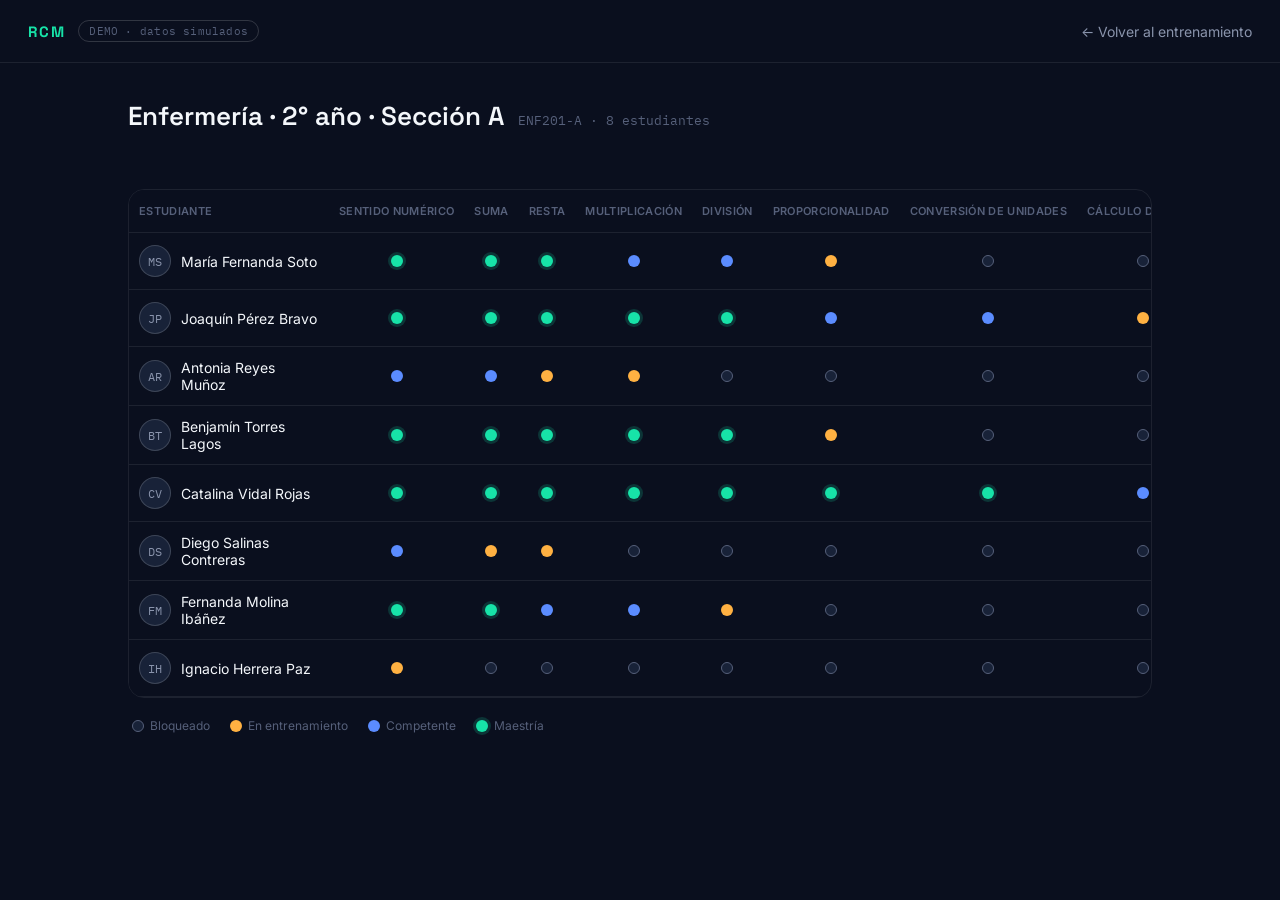
<file: docente.html>
<!DOCTYPE html>
<html lang="es">
<head>
<meta charset="UTF-8">
<meta name="viewport" content="width=device-width, initial-scale=1.0">
<title>RCM · Panel docente</title>
<link rel="preconnect" href="https://fonts.googleapis.com">
<link rel="preconnect" href="https://fonts.gstatic.com" crossorigin>
<link href="https://fonts.googleapis.com/css2?family=Space+Grotesk:wght@400;500;600;700&family=Inter:wght@400;500;600;700&family=IBM+Plex+Mono:wght@500&display=swap" rel="stylesheet">
<link rel="stylesheet" href="css/style.css">
<link rel="stylesheet" href="css/docente.css">

<!-- PWA -->
<link rel="manifest" href="manifest.json">
<meta name="theme-color" content="#0A0F1E">
<link rel="icon" type="image/png" sizes="32x32" href="icons/icon-32.png">
<link rel="icon" type="image/png" sizes="16x16" href="icons/icon-16.png">
<meta name="apple-mobile-web-app-capable" content="yes">
<meta name="apple-mobile-web-app-status-bar-style" content="black-translucent">
<meta name="apple-mobile-web-app-title" content="RCM">
<link rel="apple-touch-icon" href="icons/icon-180.png">
</head>
<body class="docente-body">

<header class="docente-header">
  <div class="docente-header-left">
    <span class="brand-mark">RCM</span>
    <span class="demo-badge">DEMO · datos simulados</span>
  </div>
  <a href="index.html" class="link-back">← Volver al entrenamiento</a>
</header>

<main class="docente-main">

  <!-- ============ VISTA 1: ROSTER DEL CURSO ============ -->
  <section id="view-roster" class="docente-view" data-active="true">

    <div class="course-title-block">
      <h1 class="course-title" id="course-title"></h1>
      <span class="course-code" id="course-code"></span>
    </div>

    <div id="alerts-wrap" class="alerts-wrap"></div>

    <div class="roster-scroll">
      <table class="roster-table" id="roster-table">
        <thead>
          <tr id="roster-head-row"></tr>
        </thead>
        <tbody id="roster-body"></tbody>
      </table>
    </div>

    <p class="legend">
      <span class="legend-item"><span class="dot dot-locked"></span> Bloqueado</span>
      <span class="legend-item"><span class="dot dot-training"></span> En entrenamiento</span>
      <span class="legend-item"><span class="dot dot-competent"></span> Competente</span>
      <span class="legend-item"><span class="dot dot-mastery"></span> Maestría</span>
    </p>
  </section>

  <!-- ============ VISTA 2: DETALLE DE ESTUDIANTE ============ -->
  <section id="view-detail" class="docente-view">
    <button class="link-back detail-back" id="btn-back-roster">← Volver al curso</button>

    <div class="detail-header">
      <div class="avatar-lg" id="detail-avatar"></div>
      <div>
        <h2 class="detail-name" id="detail-name"></h2>
        <span class="detail-sub">Progreso por competencia</span>
      </div>
    </div>

    <div class="detail-competencies" id="detail-competencies"></div>

    <div class="detail-columns">
      <div class="detail-block">
        <h3 class="detail-block-title">Tipos de error frecuentes</h3>
        <div id="detail-errors" class="error-bars"></div>
      </div>
      <div class="detail-block">
        <h3 class="detail-block-title">Actividad reciente</h3>
        <ul id="detail-activity" class="activity-list"></ul>
      </div>
    </div>
  </section>

</main>

<script src="js/mock-data.js"></script>
<script src="js/docente.js"></script>
</body>
</html>
</file>
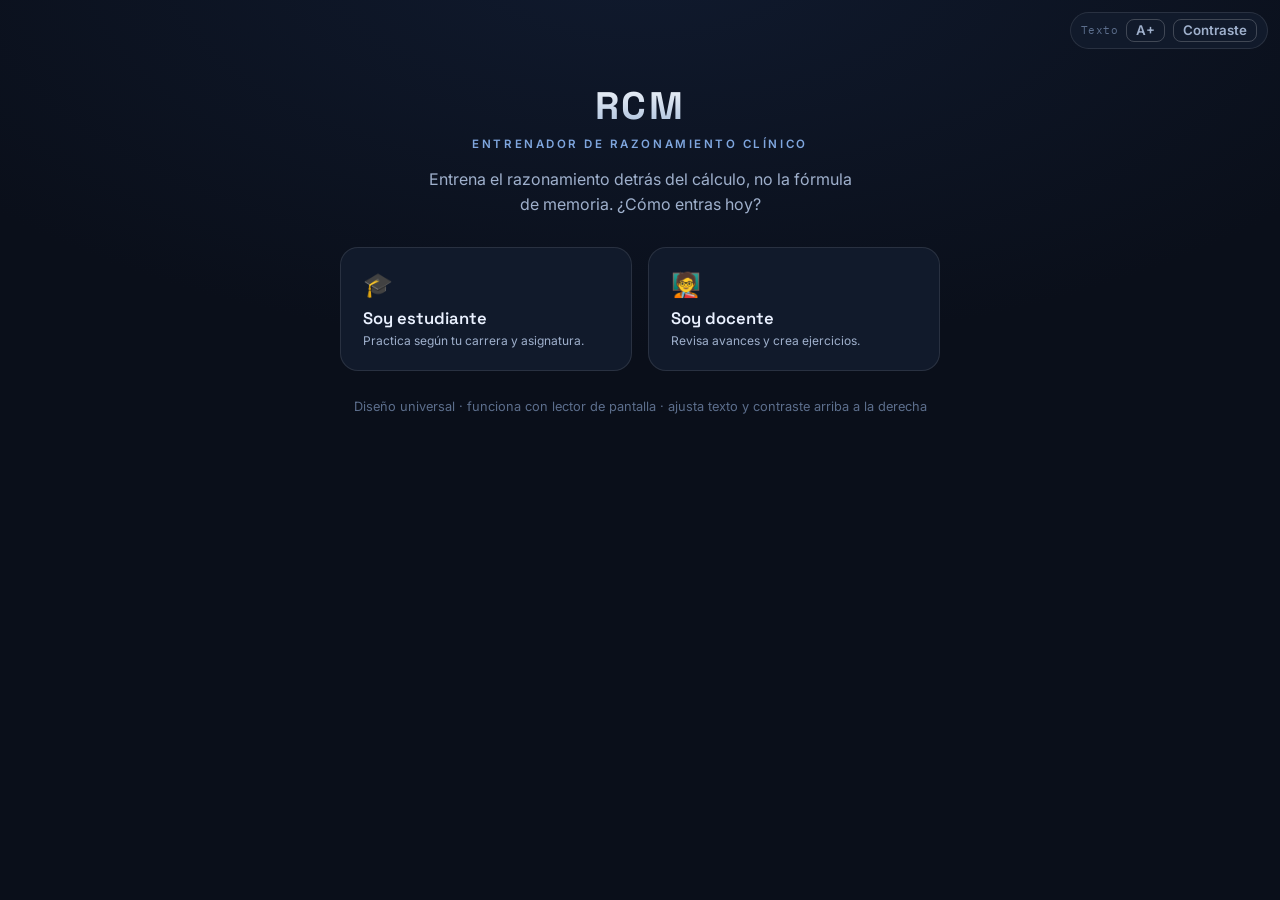
<file: rcm-prototipo.html>
<!DOCTYPE html>
<html lang="es" data-text="1" data-contrast="normal">
<head>
<meta charset="UTF-8">
<meta name="viewport" content="width=device-width, initial-scale=1.0">
<title>RCM · Prototipo completo</title>
<link rel="preconnect" href="https://fonts.googleapis.com">
<link rel="preconnect" href="https://fonts.gstatic.com" crossorigin>
<link href="https://fonts.googleapis.com/css2?family=Space+Grotesk:wght@500;600;700&family=Inter:wght@400;500;600;700&family=IBM+Plex+Mono:wght@500&display=swap" rel="stylesheet">
<style>
  :root{
    --bg:#0A0F1A; --surface:#111a2b; --surface-2:#16223a;
    --line:rgba(255,255,255,.10); --line-2:rgba(255,255,255,.20);
    --text:#EAF1FF; --muted:#9FB0CC; --faint:#5C6E8C;
    --pulse:#17E3A8; --blue:#2E86D6; --teal:#1F9FB0; --indigo:#3A5AC0; --purple:#6A4BD8;
    --danger:#FF6B6B;
    --ease:cubic-bezier(.22,.61,.36,1);
    --fs:1;               /* factor de tamaño de texto (accesibilidad) */
    --font-body:'Inter',system-ui,sans-serif;
    --font-head:'Space Grotesk',sans-serif;
    --font-mono:'IBM Plex Mono',monospace;
  }
  html[data-text="2"]{ --fs:1.15; }
  html[data-text="3"]{ --fs:1.32; }
  html[data-contrast="alto"]{
    --bg:#000; --surface:#0a0a0a; --surface-2:#141414;
    --text:#fff; --muted:#e6e6e6; --faint:#c9c9c9;
    --line:rgba(255,255,255,.4); --line-2:rgba(255,255,255,.6);
    --pulse:#28ffbe;
  }
  *{box-sizing:border-box;margin:0;padding:0;}
  html,body{height:100%;}
  body{
    background:radial-gradient(120% 80% at 50% -5%, #101a2e 0%, var(--bg) 55%);
    color:var(--text); font-family:var(--font-body);
    font-size:calc(16px*var(--fs)); line-height:1.55; min-height:100vh;
    -webkit-font-smoothing:antialiased;
  }
  :focus-visible{ outline:3px solid var(--pulse); outline-offset:2px; border-radius:6px; }
  @media (prefers-reduced-motion:reduce){ *{ animation:none!important; transition:none!important; } }

  .wrap{ max-width:640px; margin:0 auto; padding:76px 20px 60px; }

  /* ---------- Barra de accesibilidad ---------- */
  .a11y{
    position:fixed; top:12px; right:12px; z-index:50;
    display:flex; gap:8px; align-items:center;
    background:var(--surface); border:1px solid var(--line);
    border-radius:999px; padding:6px 10px;
  }
  .a11y span{ font-size:11px; color:var(--faint); font-family:var(--font-mono); letter-spacing:.04em; }
  .a11y button{
    font-family:var(--font-body); color:var(--muted);
    background:transparent; border:1px solid var(--line-2); border-radius:8px;
    padding:4px 9px; cursor:pointer; font-weight:600; line-height:1;
  }
  .a11y button:hover,.a11y button[aria-pressed="true"]{ color:var(--bg); background:var(--text); }
  html[data-contrast="alto"] .a11y button:hover{ color:#000; }

  /* ---------- Screens ---------- */
  .screen{ display:none; animation:fade .35s var(--ease); }
  .screen.active{ display:block; }
  @keyframes fade{ from{opacity:0; transform:translateY(8px);} to{opacity:1; transform:none;} }

  .brand{ text-align:center; margin-bottom:8px; }
  .brand .mark{ font-family:var(--font-head); font-weight:700; font-size:2.4em; letter-spacing:.06em;
    background:linear-gradient(180deg,#fff,#9db6d8); -webkit-background-clip:text; background-clip:text; color:transparent; }
  html[data-contrast="alto"] .brand .mark{ background:none; color:#fff; }
  .brand .sub{ font-size:.72em; letter-spacing:.22em; color:#7FA6DE; text-transform:uppercase; font-weight:600; }
  .lead{ text-align:center; color:var(--muted); margin:14px auto 30px; max-width:44ch; }

  h1,h2{ font-family:var(--font-head); font-weight:600; line-height:1.2; }
  .eyebrow{ font-family:var(--font-mono); font-size:.72em; letter-spacing:.12em; text-transform:uppercase; color:var(--faint); }

  .btn{ font-family:var(--font-body); font-weight:600; font-size:1em; color:#04140E;
    background:var(--pulse); border:none; border-radius:999px; padding:14px 28px; cursor:pointer;
    transition:transform .15s var(--ease), box-shadow .2s var(--ease); }
  .btn:hover{ transform:translateY(-1px); box-shadow:0 8px 26px rgba(23,227,168,.28); }
  .btn.ghost{ background:transparent; color:var(--muted); border:1px solid var(--line-2); }
  .btn.ghost:hover{ color:var(--text); box-shadow:none; }
  .btn:disabled{ opacity:.45; cursor:not-allowed; transform:none; box-shadow:none; }
  .back{ background:none; border:none; color:var(--muted); font-family:var(--font-body); font-size:.9em;
    cursor:pointer; padding:6px 0; margin-bottom:18px; }
  .back:hover{ color:var(--text); }

  /* Tarjetas de elección */
  .choices{ display:grid; gap:16px; }
  @media(min-width:540px){ .choices.two{ grid-template-columns:1fr 1fr; } }
  .choice{ text-align:left; background:var(--surface); border:1px solid var(--line); border-radius:18px;
    padding:22px; cursor:pointer; transition:.18s var(--ease); color:var(--text); font-family:var(--font-body); }
  .choice:hover{ border-color:var(--pulse); transform:translateY(-2px); background:var(--surface-2); }
  .choice .ic{ font-size:1.8em; display:block; margin-bottom:10px; }
  .choice h2{ font-size:1.25em; margin-bottom:4px; }
  .choice p{ color:var(--muted); font-size:.9em; }

  /* Formularios */
  .field{ margin-bottom:16px; }
  .field label{ display:block; font-size:.85em; color:var(--muted); margin-bottom:6px; font-weight:600; }
  .field input,.field select,.field textarea{
    width:100%; background:var(--surface); border:1px solid var(--line-2); border-radius:12px;
    padding:12px 14px; color:var(--text); font-family:var(--font-body); font-size:1em; }
  .field textarea{ min-height:70px; resize:vertical; }
  .field .hint{ font-size:.78em; color:var(--faint); margin-top:5px; }
  .err-msg{ color:var(--danger); font-size:.85em; margin-top:8px; min-height:1.2em; }

  .card{ background:var(--surface); border:1px solid var(--line); border-radius:18px; padding:22px; }

  /* Lista de temas */
  .topic{ display:flex; align-items:center; justify-content:space-between; gap:12px;
    width:100%; text-align:left; background:var(--surface); border:1px solid var(--line);
    border-radius:14px; padding:16px 18px; cursor:pointer; color:var(--text);
    font-family:var(--font-body); margin-bottom:10px; transition:.15s var(--ease); }
  .topic:hover:not(:disabled){ border-color:var(--pulse); background:var(--surface-2); }
  .topic:disabled{ opacity:.5; cursor:default; }
  .topic .t-name{ font-weight:600; }
  .topic .t-tag{ font-family:var(--font-mono); font-size:.7em; letter-spacing:.06em; padding:3px 9px;
    border-radius:999px; border:1px solid var(--line-2); color:var(--faint); }
  .topic .t-tag.on{ color:var(--pulse); border-color:var(--pulse); }

  /* Motor de entrenamiento */
  .progress{ display:flex; align-items:center; gap:12px; margin-bottom:22px; }
  .track{ flex:1; height:6px; background:var(--surface); border-radius:4px; overflow:hidden; }
  .fill{ height:100%; background:var(--pulse); width:0; transition:width .4s var(--ease); }
  .count{ font-family:var(--font-mono); font-size:.75em; color:var(--faint); }
  .case{ background:var(--surface-2); border:1px solid var(--line); border-radius:16px; padding:20px;
    text-align:center; margin-bottom:20px; }
  .case .q{ font-family:var(--font-head); font-size:1.2em; }
  .options{ display:grid; gap:10px; }
  .option{ text-align:left; background:var(--surface); border:1px solid var(--line-2); border-radius:12px;
    padding:14px 16px; cursor:pointer; color:var(--text); font-family:var(--font-body); font-size:1em;
    transition:.14s var(--ease); }
  .option:hover:not(.done){ border-color:var(--pulse); }
  .option.ok{ border-color:var(--pulse); background:rgba(23,227,168,.12); }
  .option.no{ border-color:var(--danger); background:rgba(255,107,107,.10); }
  .option.done{ cursor:default; }
  .num{ display:flex; gap:10px; }
  .num input{ flex:1; background:var(--surface); border:1px solid var(--line-2); border-radius:12px;
    padding:12px 14px; color:var(--text); font-size:1.1em; font-family:var(--font-mono); }
  .microcalc{ text-align:center; color:var(--faint); font-size:.8em; margin-top:16px; }

  /* Científico loco */
  .prof{ display:flex; gap:14px; align-items:flex-start; background:var(--surface-2);
    border:1px solid var(--purple); border-radius:16px; padding:16px; margin-top:18px;
    animation:pop .3s var(--ease); }
  @keyframes pop{ from{opacity:0; transform:scale(.96);} to{opacity:1; transform:none;} }
  .prof .avatar{ font-size:2em; line-height:1; flex-shrink:0; filter:drop-shadow(0 0 8px rgba(106,75,216,.5)); }
  .prof .bubble b{ color:var(--pulse); }
  .prof .bubble .who{ font-family:var(--font-mono); font-size:.7em; letter-spacing:.08em; color:var(--purple);
    text-transform:uppercase; display:block; margin-bottom:4px; }

  /* Resultado */
  .rrow{ display:flex; justify-content:space-between; align-items:center; padding:12px 0; border-bottom:1px solid var(--line); }
  .stars b{ color:var(--pulse); font-size:1.1em; }
  .stars .off{ color:var(--faint); }
  .mastery{ text-align:center; margin:22px 0; }
  .mastery .v{ font-family:var(--font-head); font-size:2.6em; color:var(--pulse); }

  /* Panel docente */
  .tabs{ display:flex; gap:8px; margin-bottom:20px; flex-wrap:wrap; }
  .tab{ background:var(--surface); border:1px solid var(--line-2); border-radius:999px; padding:8px 16px;
    cursor:pointer; color:var(--muted); font-family:var(--font-body); font-weight:600; font-size:.9em; }
  .tab[aria-selected="true"]{ background:var(--text); color:var(--bg); border-color:var(--text); }
  html[data-contrast="alto"] .tab[aria-selected="true"]{ color:#000; }
  .roster{ width:100%; border-collapse:collapse; font-size:.9em; }
  .roster th,.roster td{ text-align:left; padding:10px 8px; border-bottom:1px solid var(--line); }
  .roster th{ font-size:.75em; text-transform:uppercase; letter-spacing:.04em; color:var(--faint); }
  .dot{ display:inline-block; width:10px; height:10px; border-radius:50%; }
  .dot.mastery{ background:var(--pulse); } .dot.competent{ background:var(--blue); }
  .dot.training{ background:#FFB142; } .dot.locked{ background:var(--faint); }
  .pill{ font-family:var(--font-mono); font-size:.72em; color:var(--danger); border:1px solid rgba(255,107,107,.4);
    border-radius:999px; padding:2px 8px; }
  .saved{ background:var(--surface); border:1px solid var(--line); border-left:3px solid var(--pulse);
    border-radius:10px; padding:12px 14px; margin-bottom:8px; font-size:.9em; }
  .note{ background:rgba(106,75,216,.08); border:1px solid rgba(106,75,216,.4); border-radius:12px;
    padding:14px; font-size:.85em; color:var(--muted); margin-top:10px; }
  .row2{ display:grid; gap:12px; }
  @media(min-width:540px){ .row2{ grid-template-columns:1fr 1fr; } }
</style>
</head>
<body>

<!-- Barra de accesibilidad (siempre visible) -->
<div class="a11y" role="group" aria-label="Opciones de accesibilidad">
  <span aria-hidden="true">Texto</span>
  <button id="text-toggle" aria-label="Cambiar tamaño del texto">A+</button>
  <button id="contrast-toggle" aria-pressed="false" aria-label="Activar alto contraste">Contraste</button>
</div>

<div class="wrap">

  <!-- ============ ACCESO ============ -->
  <section class="screen active" id="s-acceso" aria-labelledby="h-acceso">
    <div class="brand"><div class="mark">RCM</div><div class="sub">Entrenador de Razonamiento Clínico</div></div>
    <p class="lead" id="h-acceso">Entrena el razonamiento detrás del cálculo, no la fórmula de memoria. ¿Cómo entras hoy?</p>
    <div class="choices two">
      <button class="choice" onclick="go('s-carrera')">
        <span class="ic" aria-hidden="true">🎓</span>
        <h2>Soy estudiante</h2>
        <p>Practica según tu carrera y asignatura.</p>
      </button>
      <button class="choice" onclick="go('s-doc-login')">
        <span class="ic" aria-hidden="true">🧑‍🏫</span>
        <h2>Soy docente</h2>
        <p>Revisa avances y crea ejercicios.</p>
      </button>
    </div>
    <p class="microcalc" style="margin-top:26px">Diseño universal · funciona con lector de pantalla · ajusta texto y contraste arriba a la derecha</p>
  </section>

  <!-- ============ CARRERA ============ -->
  <section class="screen" id="s-carrera" aria-labelledby="h-carrera">
    <button class="back" onclick="go('s-acceso')">← Volver</button>
    <h1 id="h-carrera" style="margin-bottom:6px">Elige tu carrera</h1>
    <p class="lead" style="margin:6px 0 24px">Cada carrera entrena las habilidades que necesita en la práctica.</p>
    <div class="choices two">
      <button class="choice" onclick="pickCarrera('enfermeria')">
        <span class="ic" aria-hidden="true">🩺</span>
        <h2>Enfermería</h2>
        <p>Cálculo de dosis y balance hídrico.</p>
      </button>
      <button class="choice" onclick="pickCarrera('tecmed')">
        <span class="ic" aria-hidden="true">🔬</span>
        <h2>Tecnología Médica</h2>
        <p>Concentraciones, molaridad, absorbancia.</p>
      </button>
    </div>
  </section>

  <!-- ============ LOGIN ESTUDIANTE ============ -->
  <section class="screen" id="s-login" aria-labelledby="h-login">
    <button class="back" onclick="go('s-carrera')">← Volver</button>
    <h1 id="h-login" style="margin-bottom:6px">Ingreso de estudiante</h1>
    <p class="lead" id="login-carrera" style="margin:6px 0 22px"></p>
    <div class="card">
      <div class="field">
        <label for="email">Correo institucional</label>
        <input id="email" type="email" inputmode="email" autocomplete="email" placeholder="tunombre@alumnos.uss.cl">
        <p class="hint">Debe terminar en <b id="dom-hint">uss.cl</b> — así confirmamos que eres estudiante y guardamos tu avance.</p>
      </div>
      <div class="field">
        <label for="asig">Asignatura</label>
        <select id="asig">
          <option value="">Selecciona…</option>
          <option>Farmacología</option>
          <option>Bioquímica clínica</option>
          <option>Fundamentos de Enfermería</option>
          <option>Laboratorio Clínico</option>
          <option>Otra</option>
        </select>
      </div>
      <p class="err-msg" id="login-err" role="alert"></p>
      <button class="btn" style="width:100%" onclick="doLogin()">Entrar</button>
    </div>
  </section>

  <!-- ============ MENÚ DE TEMAS ============ -->
  <section class="screen" id="s-temas" aria-labelledby="h-temas">
    <button class="back" onclick="go('s-acceso')">← Salir</button>
    <p class="eyebrow" id="temas-user"></p>
    <h1 id="h-temas" style="margin:4px 0 18px">Elige un tema para entrenar</h1>
    <div id="temas-list"></div>
  </section>

  <!-- ============ ENTRENAMIENTO ============ -->
  <section class="screen" id="s-train" aria-labelledby="h-train">
    <button class="back" onclick="go('s-temas')">← Temas</button>
    <div class="progress">
      <div class="track"><div class="fill" id="fill"></div></div>
      <span class="count" id="count"></span>
    </div>
    <h1 id="h-train" class="eyebrow" style="margin-bottom:10px" id="train-topic"></h1>
    <div class="case"><p class="q" id="q"></p></div>
    <div class="options" id="options"></div>
    <div class="num" id="num" hidden>
      <input id="num-input" type="text" inputmode="decimal" autocomplete="off" placeholder="Tu respuesta">
      <button class="btn" onclick="checkNum()">Confirmar</button>
    </div>
    <div id="feedback" aria-live="polite"></div>
    <p class="microcalc">Sin calculadora. Razona cada paso.</p>
  </section>

  <!-- ============ RESULTADO ============ -->
  <section class="screen" id="s-result" aria-labelledby="h-result">
    <p class="eyebrow">RCM analizó tu razonamiento</p>
    <h1 id="h-result" style="margin:6px 0 16px">Resultado</h1>
    <div id="result-rows"></div>
    <div class="mastery"><div class="eyebrow">Dominio</div><div class="v" id="mastery">—%</div></div>
    <p class="lead">Hoy entrenaste una habilidad.<br>No memorizaste una fórmula.</p>
    <div style="display:flex; gap:10px; justify-content:center; flex-wrap:wrap">
      <button class="btn ghost" onclick="go('s-temas')">Otro tema</button>
      <button class="btn" onclick="go('s-acceso')">Terminar</button>
    </div>
  </section>

  <!-- ============ LOGIN DOCENTE ============ -->
  <section class="screen" id="s-doc-login" aria-labelledby="h-doc-login">
    <button class="back" onclick="go('s-acceso')">← Volver</button>
    <h1 id="h-doc-login" style="margin-bottom:6px">Ingreso docente</h1>
    <p class="lead" style="margin:6px 0 22px">Accede al tablero de tu curso y al generador de ejercicios.</p>
    <div class="card">
      <div class="field">
        <label for="doc-email">Correo institucional docente</label>
        <input id="doc-email" type="email" placeholder="docente@uss.cl">
      </div>
      <p class="err-msg" id="doc-err" role="alert"></p>
      <button class="btn" style="width:100%" onclick="doDocLogin()">Entrar</button>
    </div>
  </section>

  <!-- ============ PANEL DOCENTE ============ -->
  <section class="screen" id="s-doc" aria-labelledby="h-doc">
    <button class="back" onclick="go('s-acceso')">← Salir</button>
    <h1 id="h-doc" style="margin-bottom:14px">Panel docente</h1>
    <div class="tabs" role="tablist">
      <button class="tab" role="tab" aria-selected="true" onclick="docTab('t-avances',this)">Avances del curso</button>
      <button class="tab" role="tab" aria-selected="false" onclick="docTab('t-crear',this)">Crear ejercicio</button>
    </div>

    <!-- Avances -->
    <div id="t-avances">
      <p class="lead" style="text-align:left; margin:0 0 14px">Quién practicó y —lo importante— <b>en qué tipo de error</b>, para saber qué reforzar en clase.</p>
      <div class="card" style="overflow-x:auto">
        <table class="roster">
          <thead><tr><th>Estudiante</th><th>Tema</th><th>Dominio</th><th>Error más común</th></tr></thead>
          <tbody id="roster-body"></tbody>
        </table>
      </div>
    </div>

    <!-- Crear ejercicio -->
    <div id="t-crear" hidden>
      <p class="lead" style="text-align:left; margin:0 0 14px">Arma un caso <b>sin programar</b>: completa los campos y la app lo convierte en ejercicio.</p>
      <div class="card">
        <div class="row2">
          <div class="field"><label for="c-carrera">Carrera</label>
            <select id="c-carrera"><option>Enfermería</option><option>Tecnología Médica</option></select></div>
          <div class="field"><label for="c-tema">Tema</label>
            <input id="c-tema" placeholder="Ej: Concentraciones %m/v"></div>
        </div>
        <div class="field"><label for="c-q">Pregunta / enunciado</label>
          <textarea id="c-q" placeholder="Ej: ¿Cuántos gramos de NaCl hay en 500 mL de suero al 0,9% m/v?"></textarea></div>
        <div class="field"><label for="c-tipo">Tipo de respuesta</label>
          <select id="c-tipo" onchange="toggleTipo()">
            <option value="choice">Opción múltiple</option>
            <option value="input">Respuesta numérica</option>
          </select></div>

        <div id="c-choices">
          <div class="field"><label>Opciones (marca la correcta)</label>
            <div id="opt-rows"></div>
          </div>
        </div>
        <div id="c-num" hidden>
          <div class="field"><label for="c-answer">Respuesta correcta (número)</label>
            <input id="c-answer" type="text" inputmode="decimal" placeholder="Ej: 4.5"></div>
        </div>

        <div class="field"><label for="c-error">Categoría del error (para el docente)</label>
          <input id="c-error" placeholder="Ej: confundió %m/v con %m/m"></div>
        <div class="field"><label for="c-prof">Mensaje del científico loco (retroalimentación)</label>
          <textarea id="c-prof" placeholder="Ej: ¡Ajá! %m/v son gramos por 100 mL, no por 100 g. Ese detalle cambia toda tu dilución…"></textarea></div>

        <p class="err-msg" id="c-err" role="alert"></p>
        <div style="display:flex; gap:10px; flex-wrap:wrap">
          <button class="btn ghost" onclick="previewCase()">Vista previa</button>
          <button class="btn" onclick="saveCase()">Guardar caso</button>
        </div>
      </div>

      <div id="preview-wrap" style="margin-top:16px"></div>

      <h2 style="font-size:1.1em; margin:22px 0 10px">Casos creados</h2>
      <div id="saved-list"><p class="microcalc" style="text-align:left">Aún no has creado casos en esta sesión.</p></div>

      <div class="note">
        <b>🤖 Próximamente — asistencia con IA.</b> Sube una guía en Word, PDF o JPG y la IA
        <b>pre-llena estos campos</b> con casos propuestos; tú los revisas, corriges y apruebas antes de publicar.
        En salud, la última palabra siempre es del docente. (Requiere un servidor con llave de IA — se activa en la siguiente etapa.)
        <div style="margin-top:10px"><button class="btn ghost" disabled>Subir guía (IA) — próximamente</button></div>
      </div>
    </div>
  </section>

</div>

<script>
/* ====================== NAVEGACIÓN ====================== */
function go(id){
  document.querySelectorAll('.screen').forEach(s=>s.classList.toggle('active', s.id===id));
  window.scrollTo({top:0, behavior:'instant'});
  const first = document.querySelector('#'+id+' h1, #'+id+' .brand');
  if(first) first.setAttribute('tabindex','-1'), first.focus({preventScroll:true});
}

/* ====================== ACCESIBILIDAD ====================== */
const htmlEl = document.documentElement;
document.getElementById('text-toggle').addEventListener('click', e=>{
  let t = (+htmlEl.dataset.text % 3) + 1;   // 1→2→3→1
  htmlEl.dataset.text = t;
  e.target.textContent = t===1?'A+':t===2?'A++':'A';
});
document.getElementById('contrast-toggle').addEventListener('click', e=>{
  const on = htmlEl.dataset.contrast!=='alto';
  htmlEl.dataset.contrast = on?'alto':'normal';
  e.target.setAttribute('aria-pressed', on);
});

/* ====================== ESTADO ====================== */
const DOMINIO = 'uss.cl';   // <-- cambia esto por el dominio real de tu universidad
const app = { carrera:null, email:null, asignatura:null, tema:null, step:0, scores:{} };

/* ====================== CONTENIDO ====================== */
const TEMAS = {
  enfermeria: [
    { id:'dosis',   label:'Cálculo de dosis', estado:'activo' },
    { id:'balance', label:'Balance hídrico',  estado:'activo' },
    { id:'goteo',   label:'Goteo e infusión', estado:'proximo' },
  ],
  tecmed: [
    { id:'conc',    label:'Concentraciones (%m/m, %m/v, %v/v)', estado:'activo' },
    { id:'absorb',  label:'Regla de 3 con absorbancia',         estado:'activo' },
    { id:'gl',      label:'g/L y mg/dL',            estado:'proximo' },
    { id:'molar',   label:'Molaridad',              estado:'proximo' },
    { id:'convert', label:'Conversión de unidades', estado:'proximo' },
    { id:'densidad',label:'Densidad',               estado:'proximo' },
  ]
};

const CASOS = {
  dosis: [
    { q:'Tienes una ampolla de 500 mg en 5 mL. ¿Qué representa el 500?', type:'choice', cat:'Comprensión',
      opts:[{t:'Los mg totales que hay en la ampolla',c:true},{t:'La dosis a administrar',c:false},{t:'El volumen a inyectar',c:false}],
      prof:'¡Cuidado! 500 es lo que HAY, no lo que das. Confundir eso es el primer paso para una sobredosis.' },
    { q:'Debes administrar 250 mg. ¿Qué necesitas encontrar?', type:'choice', cat:'Interpretación',
      opts:[{t:'mg',c:false},{t:'mL',c:true},{t:'gotas/min',c:false}],
      prof:'La jeringa mide mL, no mg. Si buscas la unidad equivocada, no sabrás cuánto cargar.' },
    { q:'¿Cuánto hay en 1 mL?', type:'choice', cat:'Estrategia',
      opts:[{t:'500 mg',c:false},{t:'100 mg',c:true},{t:'50 mg',c:false},{t:'250 mg',c:false}],
      prof:'500 mg ÷ 5 mL = 100 mg/mL. Este número es tu llave para todo lo que sigue.' },
    { q:'Entonces, ¿cuántos mL administras para dar 250 mg?', type:'input', cat:'Resultado', answer:2.5,
      prof:'250 mg ÷ 100 mg/mL = 2,5 mL. Un factor 10 aquí (25 mL) sería un error grave.' },
  ],
  balance: [
    { q:'En un balance hídrico, ¿cuál de estos es un INGRESO?', type:'choice', cat:'Comprensión',
      opts:[{t:'Diuresis',c:false},{t:'Suero endovenoso',c:true},{t:'Deposiciones',c:false}],
      prof:'El suero entra al paciente → ingreso. La diuresis sale → egreso. No los mezcles de columna.' },
    { q:'Ingresos 2000 mL, egresos 1500 mL. ¿Cuál es el balance?', type:'input', cat:'Resultado', answer:500,
      prof:'Balance = ingresos − egresos = 2000 − 1500 = +500 mL. Positivo significa que retiene líquido.' },
  ],
  conc: [
    { q:'Una solución al 0,9% m/v significa…', type:'choice', cat:'Comprensión',
      opts:[{t:'0,9 g por cada 100 mL',c:true},{t:'0,9 g por cada 100 g',c:false},{t:'0,9 mL por cada 100 mL',c:false}],
      prof:'%m/v = gramos por 100 mL. El "v" es de volumen. Confundirlo con m/m te cambia toda la masa.' },
    { q:'¿Cuántos gramos de NaCl hay en 500 mL de suero al 0,9% m/v?', type:'input', cat:'Resultado', answer:4.5,
      prof:'0,9 g por 100 mL → en 500 mL hay 0,9 × 5 = 4,5 g. Regla de 3 pura.' },
  ],
  absorb: [
    { q:'Un estándar de 100 mg/dL da absorbancia 0,40. Tu muestra da 0,30. ¿Qué método usas?', type:'choice', cat:'Estrategia',
      opts:[{t:'Regla de 3 (proporción directa)',c:true},{t:'Restar las absorbancias',c:false},{t:'Multiplicar por 2',c:false}],
      prof:'La absorbancia es proporcional a la concentración (Beer). Por eso: regla de 3 directa.' },
    { q:'Con esos datos, ¿qué concentración tiene tu muestra (mg/dL)?', type:'input', cat:'Resultado', answer:75,
      prof:'(100 mg/dL × 0,30) ÷ 0,40 = 75 mg/dL. Así sale el resultado real de tu paciente.' },
  ],
};

/* ====================== FLUJO ESTUDIANTE ====================== */
function pickCarrera(c){
  app.carrera = c;
  document.getElementById('login-carrera').textContent =
    (c==='enfermeria'?'Enfermería':'Tecnología Médica') + ' · ingresa para guardar tu avance.';
  document.getElementById('dom-hint').textContent = DOMINIO;
  go('s-login');
}
function doLogin(){
  const email = document.getElementById('email').value.trim().toLowerCase();
  const asig = document.getElementById('asig').value;
  const err = document.getElementById('login-err');
  if(!email.includes('@') || !email.endsWith(DOMINIO)){ err.textContent = 'Usa tu correo institucional (…@'+DOMINIO+').'; return; }
  if(!asig){ err.textContent = 'Selecciona tu asignatura.'; return; }
  err.textContent = '';
  app.email = email; app.asignatura = asig;
  renderTemas();
  go('s-temas');
}
function renderTemas(){
  document.getElementById('temas-user').textContent =
    (app.carrera==='enfermeria'?'Enfermería':'Tec Médica') + ' · ' + app.asignatura + ' · ' + app.email;
  const list = document.getElementById('temas-list'); list.innerHTML='';
  TEMAS[app.carrera].forEach(t=>{
    const b = document.createElement('button');
    b.className='topic'; b.disabled = t.estado!=='activo';
    b.innerHTML = `<span class="t-name">${t.label}</span>
      <span class="t-tag ${t.estado==='activo'?'on':''}">${t.estado==='activo'?'Disponible':'Próximamente'}</span>`;
    if(t.estado==='activo') b.onclick = ()=>startTema(t.id, t.label);
    list.appendChild(b);
  });
}

/* ====================== MOTOR ====================== */
function startTema(id,label){
  app.tema=id; app.step=0; app.scores={};
  document.getElementById('train-topic').textContent = label;
  renderStep();
  go('s-train');
}
function renderStep(){
  const steps = CASOS[app.tema];
  const step = steps[app.step];
  step._tries = 0;
  document.getElementById('fill').style.width = (app.step/steps.length*100)+'%';
  document.getElementById('count').textContent = `Paso ${app.step+1} de ${steps.length}`;
  document.getElementById('q').textContent = step.q;
  document.getElementById('feedback').innerHTML='';
  const opts = document.getElementById('options');
  const num = document.getElementById('num');
  opts.innerHTML='';
  if(step.type==='choice'){
    num.hidden=true; opts.hidden=false;
    step.opts.forEach(o=>{
      const b=document.createElement('button');
      b.className='option'; b.textContent=o.t;
      b.onclick=()=>choose(b,o,step);
      opts.appendChild(b);
    });
  } else {
    opts.hidden=true; num.hidden=false;
    const inp=document.getElementById('num-input'); inp.value=''; inp.disabled=false; inp.focus();
  }
}
function choose(btn,o,step){
  if(o.c){
    document.querySelectorAll('#options .option').forEach(x=>x.classList.add('done'));
    btn.classList.add('ok');
    score(step);
    setTimeout(next, 850);
  } else {
    btn.classList.add('no','done'); btn.disabled=true;
    step._tries++;
    showProf(step);
  }
}
function checkNum(){
  const steps=CASOS[app.tema], step=steps[app.step];
  const inp=document.getElementById('num-input');
  const val=parseFloat(inp.value.trim().replace(',','.'));
  if(!isNaN(val) && Math.abs(val-step.answer)<0.01){
    inp.disabled=true; score(step);
    document.getElementById('feedback').innerHTML='';
    setTimeout(next, 700);
  } else {
    step._tries++; showProf(step);
  }
}
function showProf(step){
  document.getElementById('feedback').innerHTML =
    `<div class="prof"><span class="avatar" aria-hidden="true">🥽</span>
      <div class="bubble"><span class="who">Dr. Cálculo dice:</span>${step.prof}</div></div>`;
}
function score(step){
  const s = step._tries===0?100:step._tries===1?70:40;
  (app.scores[step.cat] = app.scores[step.cat]||[]).push(s);
}
function next(){
  const steps=CASOS[app.tema];
  app.step++;
  if(app.step<steps.length) renderStep();
  else finish();
}
function finish(){
  const rows=document.getElementById('result-rows'); rows.innerHTML='';
  const cats=Object.keys(app.scores); let all=[];
  cats.forEach(cat=>{
    const arr=app.scores[cat]; const avg=arr.reduce((a,b)=>a+b,0)/arr.length; all.push(avg);
    const stars=Math.max(1,Math.round(avg/20));
    let s=''; for(let i=0;i<5;i++) s+= i<stars?'<b>★</b>':'<span class="off">★</span>';
    rows.innerHTML += `<div class="rrow"><span>${cat}</span><span class="stars">${s}</span></div>`;
  });
  const mastery = all.length?Math.round(all.reduce((a,b)=>a+b,0)/all.length):0;
  document.getElementById('mastery').textContent = mastery+'%';
  go('s-result');
}

/* ====================== FLUJO DOCENTE ====================== */
function doDocLogin(){
  const email=document.getElementById('doc-email').value.trim().toLowerCase();
  const err=document.getElementById('doc-err');
  if(!email.includes('@') || !email.endsWith(DOMINIO)){ err.textContent='Usa tu correo institucional (…@'+DOMINIO+').'; return; }
  err.textContent=''; renderRoster(); go('s-doc');
}
function docTab(id,btn){
  document.getElementById('t-avances').hidden = id!=='t-avances';
  document.getElementById('t-crear').hidden = id!=='t-crear';
  document.querySelectorAll('#s-doc .tab').forEach(t=>t.setAttribute('aria-selected','false'));
  btn.setAttribute('aria-selected','true');
}
const ROSTER=[
  {n:'María Fernanda Soto',t:'Cálculo de dosis',d:88,e:'Razón invertida',s:'competent'},
  {n:'Joaquín Pérez Bravo',t:'Concentraciones %m/v',d:64,e:'Confundió %m/v con %m/m',s:'training'},
  {n:'Antonia Reyes Muñoz',t:'Regla de 3 (absorbancia)',d:55,e:'No despejó la proporción',s:'training'},
  {n:'Benjamín Torres Lagos',t:'Balance hídrico',d:92,e:'—',s:'mastery'},
  {n:'Catalina Vidal Rojas',t:'Cálculo de dosis',d:40,e:'Error de factor 10',s:'training'},
];
function renderRoster(){
  const b=document.getElementById('roster-body'); b.innerHTML='';
  ROSTER.forEach(r=>{
    b.innerHTML += `<tr>
      <td><span class="dot ${r.s}"></span> ${r.n}</td>
      <td>${r.t}</td><td>${r.d}%</td>
      <td>${r.e==='—'?'—':'<span class="pill">'+r.e+'</span>'}</td></tr>`;
  });
}

/* ---- Generador de casos (formulario) ---- */
const CASOS_CREADOS=[];
function optRows(){
  const wrap=document.getElementById('opt-rows'); wrap.innerHTML='';
  for(let i=0;i<4;i++){
    wrap.innerHTML += `<div style="display:flex; gap:8px; align-items:center; margin-bottom:8px">
      <input type="radio" name="correct" value="${i}" aria-label="Marcar opción ${i+1} como correcta" ${i===0?'checked':''}>
      <input type="text" id="opt${i}" placeholder="Opción ${i+1}" style="flex:1; background:var(--surface); border:1px solid var(--line-2); border-radius:10px; padding:10px 12px; color:var(--text); font-family:var(--font-body)">
    </div>`;
  }
}
function toggleTipo(){
  const t=document.getElementById('c-tipo').value;
  document.getElementById('c-choices').hidden = t!=='choice';
  document.getElementById('c-num').hidden = t!=='input';
}
function collectCase(){
  const tipo=document.getElementById('c-tipo').value;
  const c={ carrera:document.getElementById('c-carrera').value, tema:document.getElementById('c-tema').value.trim(),
    q:document.getElementById('c-q').value.trim(), type:tipo,
    cat:document.getElementById('c-error').value.trim(), prof:document.getElementById('c-prof').value.trim() };
  if(tipo==='choice'){
    const idx=+document.querySelector('input[name=correct]:checked').value;
    c.opts=[]; for(let i=0;i<4;i++){ const v=document.getElementById('opt'+i).value.trim(); if(v) c.opts.push({t:v,c:i===idx}); }
  } else { c.answer=document.getElementById('c-answer').value.trim(); }
  return c;
}
function validCase(c){
  if(!c.tema||!c.q){ return 'Completa al menos el tema y la pregunta.'; }
  if(c.type==='choice' && (c.opts.length<2 || !c.opts.some(o=>o.c))) return 'Agrega al menos 2 opciones y marca la correcta.';
  if(c.type==='input' && !c.answer) return 'Indica la respuesta numérica correcta.';
  return '';
}
function previewCase(){
  const c=collectCase(); const err=validCase(c);
  document.getElementById('c-err').textContent=err; if(err) return;
  let body = c.type==='choice'
    ? c.opts.map(o=>`<div class="option done ${o.c?'ok':''}" style="margin-bottom:6px">${o.t}${o.c?' ✓':''}</div>`).join('')
    : `<div class="option done ok">Respuesta correcta: ${c.answer}</div>`;
  document.getElementById('preview-wrap').innerHTML =
    `<div class="card"><p class="eyebrow">Vista previa del caso</p>
      <p class="q" style="font-family:var(--font-head); font-size:1.1em; margin:8px 0 12px">${c.q}</p>
      ${body}
      ${c.prof?`<div class="prof" style="margin-top:12px"><span class="avatar">🥽</span><div class="bubble"><span class="who">Dr. Cálculo dice:</span>${c.prof}</div></div>`:''}</div>`;
}
function saveCase(){
  const c=collectCase(); const err=validCase(c);
  document.getElementById('c-err').textContent=err; if(err) return;
  CASOS_CREADOS.push(c);
  const list=document.getElementById('saved-list'); list.innerHTML='';
  CASOS_CREADOS.forEach((x,i)=> list.innerHTML += `<div class="saved"><b>${i+1}. ${x.tema}</b> — ${x.carrera}<br><span style="color:var(--muted)">${x.q}</span></div>`);
  document.getElementById('preview-wrap').innerHTML='';
  ['c-tema','c-q','c-error','c-prof','c-answer'].forEach(id=>{const el=document.getElementById(id); if(el) el.value='';});
  for(let i=0;i<4;i++){const el=document.getElementById('opt'+i); if(el) el.value='';}
}

/* init */
optRows();
</script>
</body>
</html>
</file>
<file: css/style.css>
/* ============================================================
   RCM — Design tokens
   ============================================================ */
:root{
  --bg:            #0A0F1E;
  --surface:       #121A2E;
  --surface-raised:#182238;
  --line:          rgba(255,255,255,0.08);
  --line-strong:   rgba(255,255,255,0.16);

  --pulse:         #17E3A8;   /* monitor-green accent, the "signature" color */
  --pulse-dim:     rgba(23,227,168,0.35);
  --clinical-blue: #5B8CFF;

  --text:          #F4F7FB;
  --text-muted:    #8A94AC;
  --text-faint:    #56607A;

  --star-on:       #17E3A8;
  --star-off:      #2A3450;

  --radius-sm: 10px;
  --radius-md: 16px;
  --radius-lg: 24px;

  --font-display: 'Space Grotesk', 'Inter', sans-serif;
  --font-body:    'Inter', sans-serif;
  --font-mono:    'IBM Plex Mono', monospace;

  --ease: cubic-bezier(.22,.61,.36,1);
}

*{ box-sizing:border-box; }

html,body{
  margin:0; padding:0;
  background:var(--bg);
  color:var(--text);
  font-family:var(--font-body);
  -webkit-font-smoothing:antialiased;
  height:100%;
  overflow:hidden;
}

button{ font-family:inherit; }

#app{
  position:relative;
  width:100%;
  height:100vh;
  height:100dvh;
}

/* ============================================================
   Screen system — one screen visible at a time
   ============================================================ */
.screen{
  position:absolute;
  inset:0;
  display:flex;
  align-items:center;
  justify-content:center;
  padding:32px;
  opacity:0;
  visibility:hidden;
  transform:translateY(14px);
  transition:opacity .55s var(--ease), transform .55s var(--ease), visibility 0s linear .55s;
  pointer-events:none;
}
.screen[data-active="true"]{
  opacity:1;
  visibility:visible;
  transform:translateY(0);
  transition:opacity .55s var(--ease), transform .55s var(--ease);
  pointer-events:auto;
}

/* ============================================================
   Buttons
   ============================================================ */
.btn{
  border:none;
  border-radius:999px;
  cursor:pointer;
  font-family:var(--font-display);
  font-weight:600;
  letter-spacing:.01em;
  transition:transform .18s var(--ease), box-shadow .18s var(--ease), background .18s var(--ease);
}
.btn:active{ transform:scale(.97); }

.btn-primary{
  background:var(--pulse);
  color:#04140F;
  font-size:16px;
  padding:16px 40px;
  box-shadow:0 0 0 0 var(--pulse-dim);
}
.btn-primary:hover{
  box-shadow:0 0 24px 2px var(--pulse-dim);
}

.option{
  display:block;
  width:100%;
  text-align:left;
  background:var(--surface);
  border:1px solid var(--line);
  color:var(--text);
  font-size:16px;
  font-weight:500;
  padding:16px 18px;
  border-radius:var(--radius-sm);
  cursor:pointer;
  transition:border-color .16s var(--ease), background .16s var(--ease), transform .12s var(--ease);
}
.option:hover{ border-color:var(--line-strong); background:var(--surface-raised); }
.option:active{ transform:scale(.99); }
.option.is-correct{ border-color:var(--pulse); background:rgba(23,227,168,0.08); }
.option.is-wrong{ border-color:#FF6B6B; background:rgba(255,107,107,0.08); }
.option.is-disabled{ pointer-events:none; opacity:.55; }

/* ============================================================
   Splash
   ============================================================ */
#screen-splash{ background:radial-gradient(ellipse at 50% 30%, #0D1428 0%, #080C17 70%); }

.splash-stage{
  display:flex;
  flex-direction:column;
  align-items:center;
  text-align:center;
  gap:0;
  max-width:420px;
}

.pulse-wrap{
  position:relative;
  width:min(70vw, 320px);
  height:96px;
  margin-bottom:20px;
  border-radius:16px;
  background-image:
    repeating-linear-gradient(0deg, rgba(23,227,168,.05) 0, rgba(23,227,168,.05) 1px, transparent 1px, transparent 24px),
    repeating-linear-gradient(90deg, rgba(23,227,168,.05) 0, rgba(23,227,168,.05) 1px, transparent 1px, transparent 24px);
}
.pulse-wrap .pulse-line{
  position:absolute;
  inset:0;
  width:100%;
  height:100%;
  margin-bottom:0;
}
.pulse-line{
  overflow:visible;
}
.pulse-line path{
  fill:none;
  stroke:var(--pulse);
  stroke-width:3;
  stroke-linecap:round;
  stroke-linejoin:round;
  filter:drop-shadow(0 0 6px var(--pulse-dim));
}

.ecg-monitor{
  position:absolute;
  inset:0;
  width:100%;
  height:100%;
  overflow:hidden;
  opacity:0;
}
.ecg-track{
  height:100%;
  width:auto;
  display:block;
}
.ecg-wave{
  fill:none;
  stroke:var(--pulse);
  stroke-width:4.5;
  stroke-linecap:round;
  stroke-linejoin:round;
  filter:url(#ecg-glow);
}
.ecg-dot{
  fill:#B6FCE6;
  filter:url(#ecg-glow);
}

.formula-field{
  position:absolute;
  inset:0;
  pointer-events:none;
  z-index:1;
}
.formula{
  position:absolute;
  font-family:var(--font-mono);
  font-size:13px;
  color:var(--pulse);
  opacity:0;
  animation:formula-fade 4.5s ease-in-out infinite;
}

.wordmark-reveal{
  display:flex;
  justify-content:center;
}

.wordmark{
  font-family:'Michroma', var(--font-display);
  font-size:clamp(34px, 10vw, 46px);
  font-weight:400;
  letter-spacing:.1em;
  margin:0 0 28px 0;
  color:var(--text);
  opacity:0;
}

.tagline{
  margin:0 0 40px 0;
  font-size:clamp(17px,4.4vw,21px);
  line-height:1.55;
  color:var(--text-muted);
  font-weight:400;
}
.tagline .line{
  display:block;
  opacity:0;
}

/* ============================================================
   Home
   ============================================================ */
.home-stage{
  width:100%;
  max-width:460px;
  display:flex;
  flex-direction:column;
  gap:44px;
}

.home-header{
  display:flex;
  flex-direction:column;
  gap:6px;
}
.brand-mark{
  font-family:var(--font-display);
  font-size:15px;
  font-weight:700;
  letter-spacing:.14em;
  color:var(--pulse);
}
.eyebrow{
  font-size:13px;
  color:var(--text-faint);
  letter-spacing:.01em;
}

.module-card{
  background:var(--surface);
  border:1px solid var(--line);
  border-radius:var(--radius-lg);
  padding:32px 28px;
  display:flex;
  flex-direction:column;
  gap:20px;
}
.module-kicker{
  font-size:13px;
  font-weight:600;
  color:var(--pulse);
  letter-spacing:.03em;
  text-transform:uppercase;
}
.module-title{
  font-family:var(--font-display);
  font-size:28px;
  font-weight:600;
  line-height:1.2;
  margin:0;
}
.module-meta{
  display:flex;
  gap:28px;
}
.meta-item{ display:flex; flex-direction:column; gap:4px; }
.meta-label{ font-size:12px; color:var(--text-faint); }
.meta-value{ font-family:var(--font-mono); font-size:15px; color:var(--text); }

.module-card .btn{ margin-top:8px; align-self:flex-start; }

/* Competency map */
.competency-map{
  display:flex;
  flex-direction:column;
  align-items:flex-start;
  gap:0;
}
.node{
  display:flex;
  align-items:center;
  gap:14px;
}
.node-dot{
  width:14px; height:14px;
  border-radius:50%;
  background:var(--surface-raised);
  border:2px solid var(--text-faint);
  flex-shrink:0;
}
.node-current .node-dot{
  background:var(--pulse);
  border-color:var(--pulse);
  box-shadow:0 0 0 5px rgba(23,227,168,0.14);
}
.node-label{ font-size:14px; color:var(--text-muted); }
.node-current .node-label{ color:var(--text); font-weight:600; }
.node-locked .node-label{ color:var(--text-faint); }
.node-line{
  width:2px;
  height:22px;
  margin-left:6px;
  background:repeating-linear-gradient(var(--line-strong) 0 4px, transparent 4px 8px);
}

.teacher-link{
  align-self:center;
  font-size:13px;
  color:var(--text-faint);
  text-decoration:none;
  transition:color .15s var(--ease);
}
.teacher-link:hover{ color:var(--pulse); }

/* ============================================================
   Training
   ============================================================ */
.training-stage{
  width:100%;
  max-width:440px;
  display:flex;
  flex-direction:column;
  align-items:center;
  gap:28px;
}

.training-progress{
  width:100%;
  display:flex;
  flex-direction:column;
  gap:8px;
}
.progress-track{
  width:100%;
  height:3px;
  background:var(--line);
  border-radius:2px;
  overflow:hidden;
}
.progress-fill{
  height:100%;
  width:0%;
  background:var(--pulse);
  transition:width .5s var(--ease);
}
.progress-count{
  font-size:12px;
  color:var(--text-faint);
  font-family:var(--font-mono);
}

.case-card{
  display:flex;
  align-items:baseline;
  gap:14px;
  background:var(--surface);
  border:1px solid var(--line);
  border-radius:var(--radius-lg);
  padding:28px 34px;
}
.case-value{
  font-family:var(--font-display);
  font-size:clamp(30px,8vw,40px);
  font-weight:700;
}
.case-divider{
  font-size:14px;
  color:var(--text-faint);
}

.visual-bar{
  width:100%;
  display:flex;
  flex-direction:column;
  align-items:center;
  gap:10px;
}
.bar-track{
  width:100%;
  display:flex;
  flex-direction:column;
  gap:3px;
}
.bar-segment{
  height:34px;
  border-radius:6px;
  background:var(--surface-raised);
  border:1px solid var(--line-strong);
  display:flex;
  align-items:center;
  justify-content:center;
  font-family:var(--font-mono);
  font-size:13px;
  color:var(--text-muted);
  transform:scaleX(0);
  transform-origin:left;
  transition:transform .4s var(--ease);
}
.bar-caption{
  font-size:12px;
  color:var(--text-faint);
}

.question-block{
  width:100%;
  display:flex;
  flex-direction:column;
  gap:16px;
}
.question-text{
  font-family:var(--font-display);
  font-size:20px;
  font-weight:500;
  text-align:center;
  margin:0;
  line-height:1.4;
}
.options{
  display:flex;
  flex-direction:column;
  gap:10px;
}

.calc-input-block{
  width:100%;
  display:flex;
  flex-direction:column;
  align-items:center;
  gap:14px;
}
.calc-label{
  font-size:13px;
  color:var(--text-faint);
}
.calc-input{
  width:140px;
  text-align:center;
  background:var(--surface);
  border:1px solid var(--line-strong);
  border-radius:var(--radius-sm);
  color:var(--text);
  font-family:var(--font-mono);
  font-size:26px;
  padding:12px;
}
.calc-input:focus{ outline:none; border-color:var(--pulse); }

.micro-note{
  font-size:12px;
  color:var(--text-faint);
  text-align:center;
  margin:0;
}

/* ============================================================
   Result
   ============================================================ */
.result-stage{
  width:100%;
  max-width:420px;
  display:flex;
  flex-direction:column;
  align-items:center;
  gap:36px;
  text-align:center;
}
.result-kicker{
  font-family:var(--font-display);
  font-size:13px;
  font-weight:700;
  letter-spacing:.12em;
  text-transform:uppercase;
  color:var(--pulse);
}
.result-rows{
  width:100%;
  display:flex;
  flex-direction:column;
  gap:18px;
}
.result-row{
  display:flex;
  align-items:center;
  justify-content:space-between;
}
.result-label{
  font-size:15px;
  color:var(--text-muted);
}
.stars{
  font-family:var(--font-mono);
  letter-spacing:3px;
  font-size:18px;
}
.stars .on{ color:var(--star-on); }
.stars .off{ color:var(--star-off); }

.mastery-banner{
  width:100%;
  display:flex;
  flex-direction:column;
  gap:6px;
  padding:24px;
  background:var(--surface);
  border:1px solid var(--line);
  border-radius:var(--radius-lg);
}
.mastery-label{
  font-size:12px;
  letter-spacing:.08em;
  text-transform:uppercase;
  color:var(--text-faint);
}
.mastery-value{
  font-family:var(--font-display);
  font-size:44px;
  font-weight:700;
  color:var(--pulse);
}

.result-closing{
  font-size:16px;
  color:var(--text-muted);
  line-height:1.6;
  margin:0;
}

/* ============================================================
   Reduced motion
   ============================================================ */
@media (prefers-reduced-motion: reduce){
  *{ transition-duration:.001ms !important; animation-duration:.001ms !important; }
}

/* Focus visibility */
:focus-visible{
  outline:2px solid var(--pulse);
  outline-offset:2px;
}
</file>
<file: css/docente.css>
/* ============================================================
   RCM — Panel docente
   Reutiliza los tokens definidos en style.css
   ============================================================ */

.docente-body{
  overflow-y:auto;
  height:auto;
  min-height:100vh;
}

/* ---------- Header ---------- */
.docente-header{
  display:flex;
  align-items:center;
  justify-content:space-between;
  padding:20px 28px;
  border-bottom:1px solid var(--line);
  position:sticky;
  top:0;
  background:var(--bg);
  z-index:10;
}
.docente-header-left{
  display:flex;
  align-items:center;
  gap:12px;
}
.demo-badge{
  font-family:var(--font-mono);
  font-size:11px;
  color:var(--text-faint);
  border:1px solid var(--line-strong);
  border-radius:999px;
  padding:3px 10px;
  letter-spacing:.02em;
}
.link-back{
  color:var(--text-muted);
  text-decoration:none;
  font-size:14px;
  background:none;
  border:none;
  cursor:pointer;
  font-family:var(--font-body);
  padding:0;
}
.link-back:hover{ color:var(--text); }

/* ---------- Main / views ---------- */
.docente-main{
  max-width:1080px;
  margin:0 auto;
  padding:36px 28px 80px;
}
.docente-view{ display:none; }
.docente-view[data-active="true"]{ display:block; animation:fade-up .4s var(--ease); }

.course-title-block{
  display:flex;
  align-items:baseline;
  gap:14px;
  margin-bottom:28px;
  flex-wrap:wrap;
}
.course-title{
  font-family:var(--font-display);
  font-size:26px;
  font-weight:600;
  margin:0;
}
.course-code{
  font-family:var(--font-mono);
  font-size:13px;
  color:var(--text-faint);
}

/* ---------- Alerts ---------- */
.alerts-wrap{
  display:flex;
  flex-direction:column;
  gap:10px;
  margin-bottom:28px;
}
.alert{
  display:flex;
  align-items:center;
  gap:12px;
  background:rgba(255,177,66,0.08);
  border:1px solid rgba(255,177,66,0.35);
  border-radius:var(--radius-sm);
  padding:14px 16px;
  font-size:14px;
  color:var(--text);
}
.alert-icon{ font-size:16px; flex-shrink:0; }
.alert b{ color:#FFB142; }

/* ---------- Roster table ---------- */
.roster-scroll{
  width:100%;
  overflow-x:auto;
  border:1px solid var(--line);
  border-radius:var(--radius-md);
}
.roster-table{
  width:100%;
  border-collapse:collapse;
  min-width:820px;
}
.roster-table thead th{
  text-align:left;
  font-size:11px;
  font-weight:600;
  color:var(--text-faint);
  text-transform:uppercase;
  letter-spacing:.03em;
  padding:14px 10px;
  border-bottom:1px solid var(--line);
  white-space:nowrap;
}
.roster-table thead th:first-child{
  position:sticky;
  left:0;
  background:var(--bg);
  min-width:200px;
}
.roster-table tbody td{
  padding:12px 10px;
  border-bottom:1px solid var(--line);
  text-align:center;
  vertical-align:middle;
}
.roster-table tbody td:first-child{
  text-align:left;
  position:sticky;
  left:0;
  background:var(--bg);
}
.roster-row{ cursor:pointer; transition:background .15s var(--ease); }
.roster-row:hover td{ background:var(--surface); }
.roster-row:hover td:first-child{ background:var(--surface); }

.student-cell{
  display:flex;
  align-items:center;
  gap:10px;
}
.avatar-sm{
  width:32px; height:32px;
  border-radius:50%;
  background:var(--surface-raised);
  border:1px solid var(--line-strong);
  display:flex;
  align-items:center;
  justify-content:center;
  font-family:var(--font-mono);
  font-size:12px;
  color:var(--text-muted);
  flex-shrink:0;
}
.student-name{ font-size:14px; color:var(--text); }

.dot{
  display:inline-block;
  width:12px; height:12px;
  border-radius:50%;
}
.dot-locked{ background:var(--surface-raised); border:1.5px solid var(--text-faint); }
.dot-training{ background:#FFB142; }
.dot-competent{ background:var(--clinical-blue); }
.dot-mastery{ background:var(--pulse); box-shadow:0 0 0 3px rgba(23,227,168,0.18); }

.dominio-col{ font-family:var(--font-mono); font-size:13px; color:var(--text-muted); }

.legend{
  display:flex;
  flex-wrap:wrap;
  gap:20px;
  margin:20px 4px 0;
  font-size:12px;
  color:var(--text-faint);
}
.legend-item{ display:flex; align-items:center; gap:6px; }

/* ---------- Detail view ---------- */
.detail-back{ margin-bottom:24px; font-size:14px; }

.detail-header{
  display:flex;
  align-items:center;
  gap:18px;
  margin-bottom:36px;
}
.avatar-lg{
  width:56px; height:56px;
  border-radius:50%;
  background:var(--surface-raised);
  border:1px solid var(--line-strong);
  display:flex;
  align-items:center;
  justify-content:center;
  font-family:var(--font-mono);
  font-size:18px;
  color:var(--text-muted);
  flex-shrink:0;
}
.detail-name{
  font-family:var(--font-display);
  font-size:22px;
  font-weight:600;
  margin:0 0 4px;
}
.detail-sub{ font-size:13px; color:var(--text-faint); }

.detail-competencies{
  display:flex;
  flex-direction:column;
  gap:10px;
  margin-bottom:40px;
}
.detail-comp-row{
  display:grid;
  grid-template-columns:170px 1fr 60px;
  align-items:center;
  gap:14px;
}
.detail-comp-label{ font-size:14px; color:var(--text-muted); }
.detail-comp-track{
  height:8px;
  background:var(--surface);
  border-radius:4px;
  overflow:hidden;
}
.detail-comp-fill{
  height:100%;
  border-radius:4px;
  background:var(--pulse);
  transition:width .5s var(--ease);
}
.detail-comp-fill.state-locked{ background:var(--surface-raised); }
.detail-comp-fill.state-training{ background:#FFB142; }
.detail-comp-fill.state-competent{ background:var(--clinical-blue); }
.detail-comp-pct{
  font-family:var(--font-mono);
  font-size:12px;
  color:var(--text-faint);
  text-align:right;
}

.detail-columns{
  display:grid;
  grid-template-columns:1fr 1fr;
  gap:36px;
}
@media (max-width:720px){
  .detail-columns{ grid-template-columns:1fr; }
  .detail-comp-row{ grid-template-columns:120px 1fr 44px; }
}

.detail-block-title{
  font-family:var(--font-display);
  font-size:15px;
  font-weight:600;
  margin:0 0 16px;
  color:var(--text);
}

.error-bars{
  display:flex;
  flex-direction:column;
  gap:12px;
}
.error-bar-row{
  display:flex;
  flex-direction:column;
  gap:6px;
}
.error-bar-label{
  font-size:13px;
  color:var(--text-muted);
  display:flex;
  justify-content:space-between;
}
.error-bar-track{
  height:6px;
  background:var(--surface);
  border-radius:3px;
  overflow:hidden;
}
.error-bar-fill{
  height:100%;
  background:#FF6B6B;
  border-radius:3px;
}

.activity-list{
  list-style:none;
  margin:0; padding:0;
  display:flex;
  flex-direction:column;
  gap:14px;
}
.activity-item{
  font-size:13px;
  color:var(--text-muted);
  line-height:1.5;
  padding-left:14px;
  border-left:2px solid var(--line-strong);
}
.activity-date{
  display:block;
  font-family:var(--font-mono);
  font-size:11px;
  color:var(--text-faint);
  margin-bottom:2px;
}
</file>
